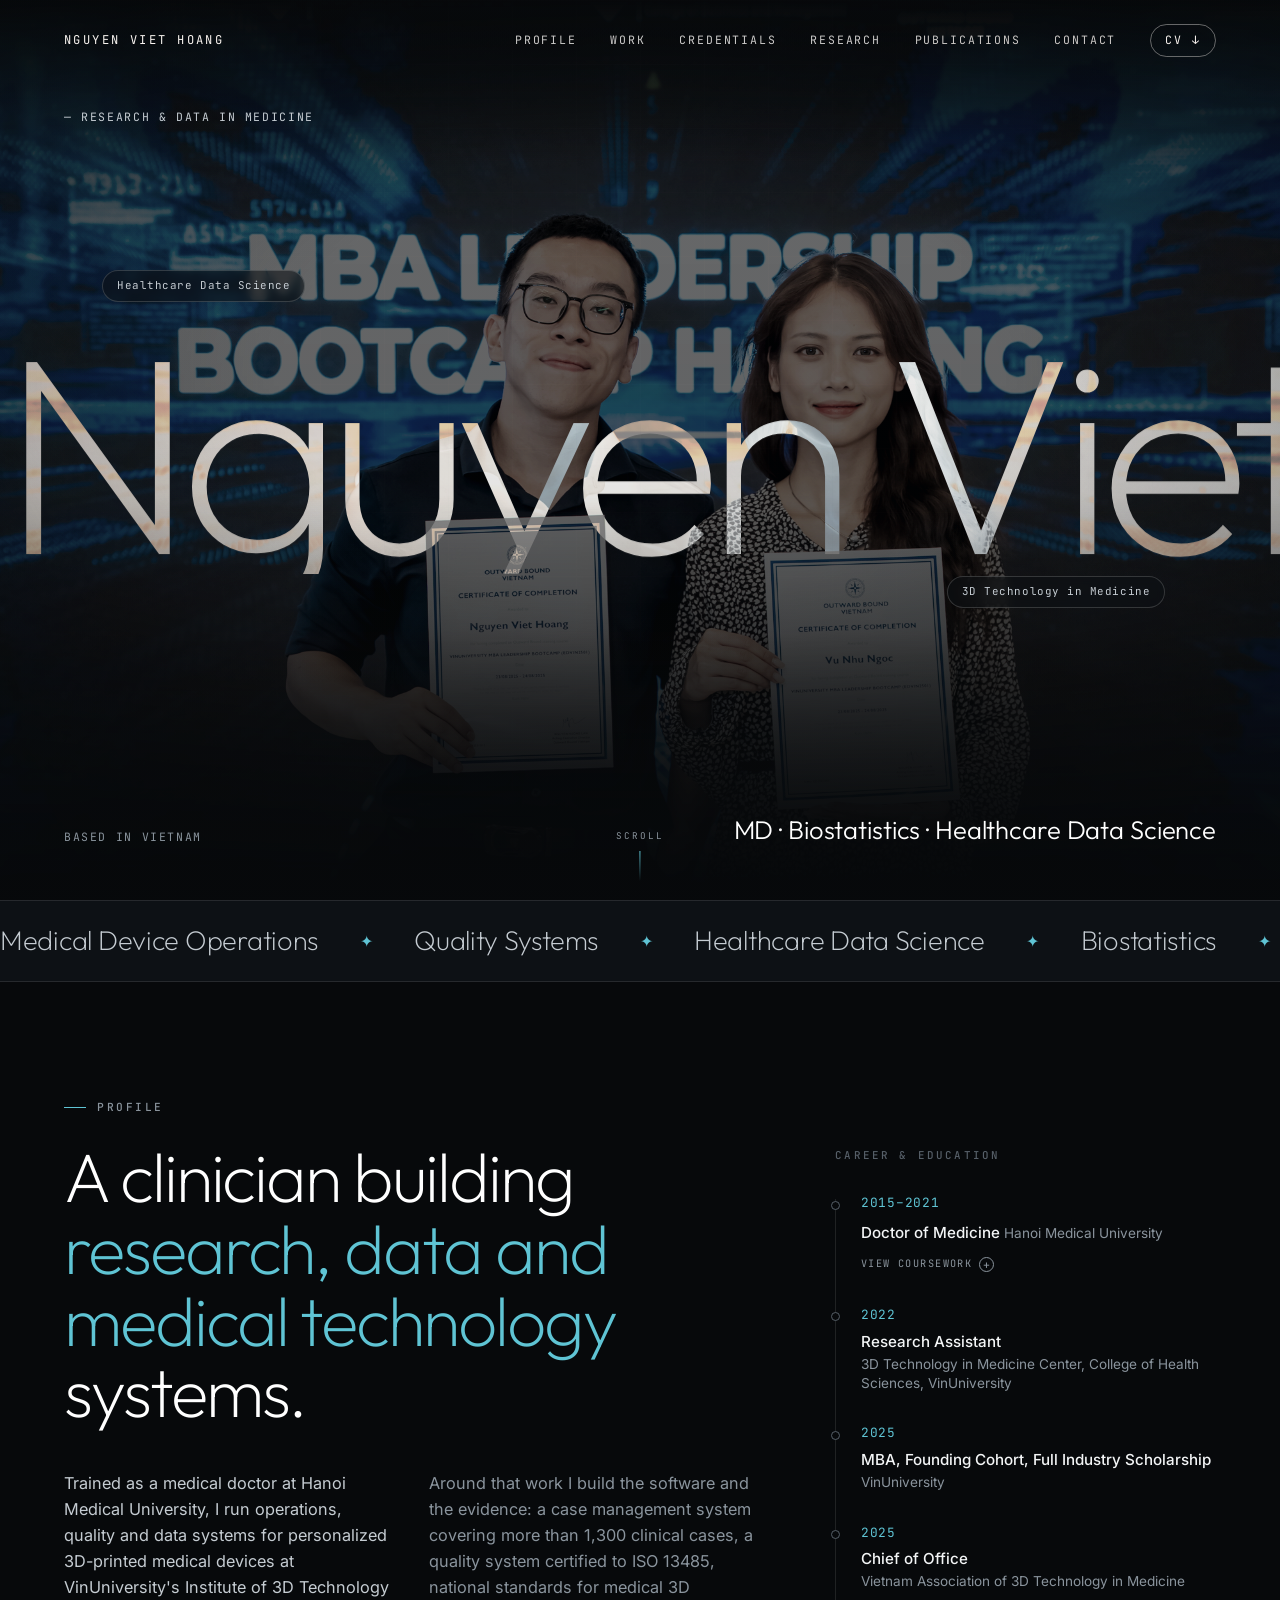
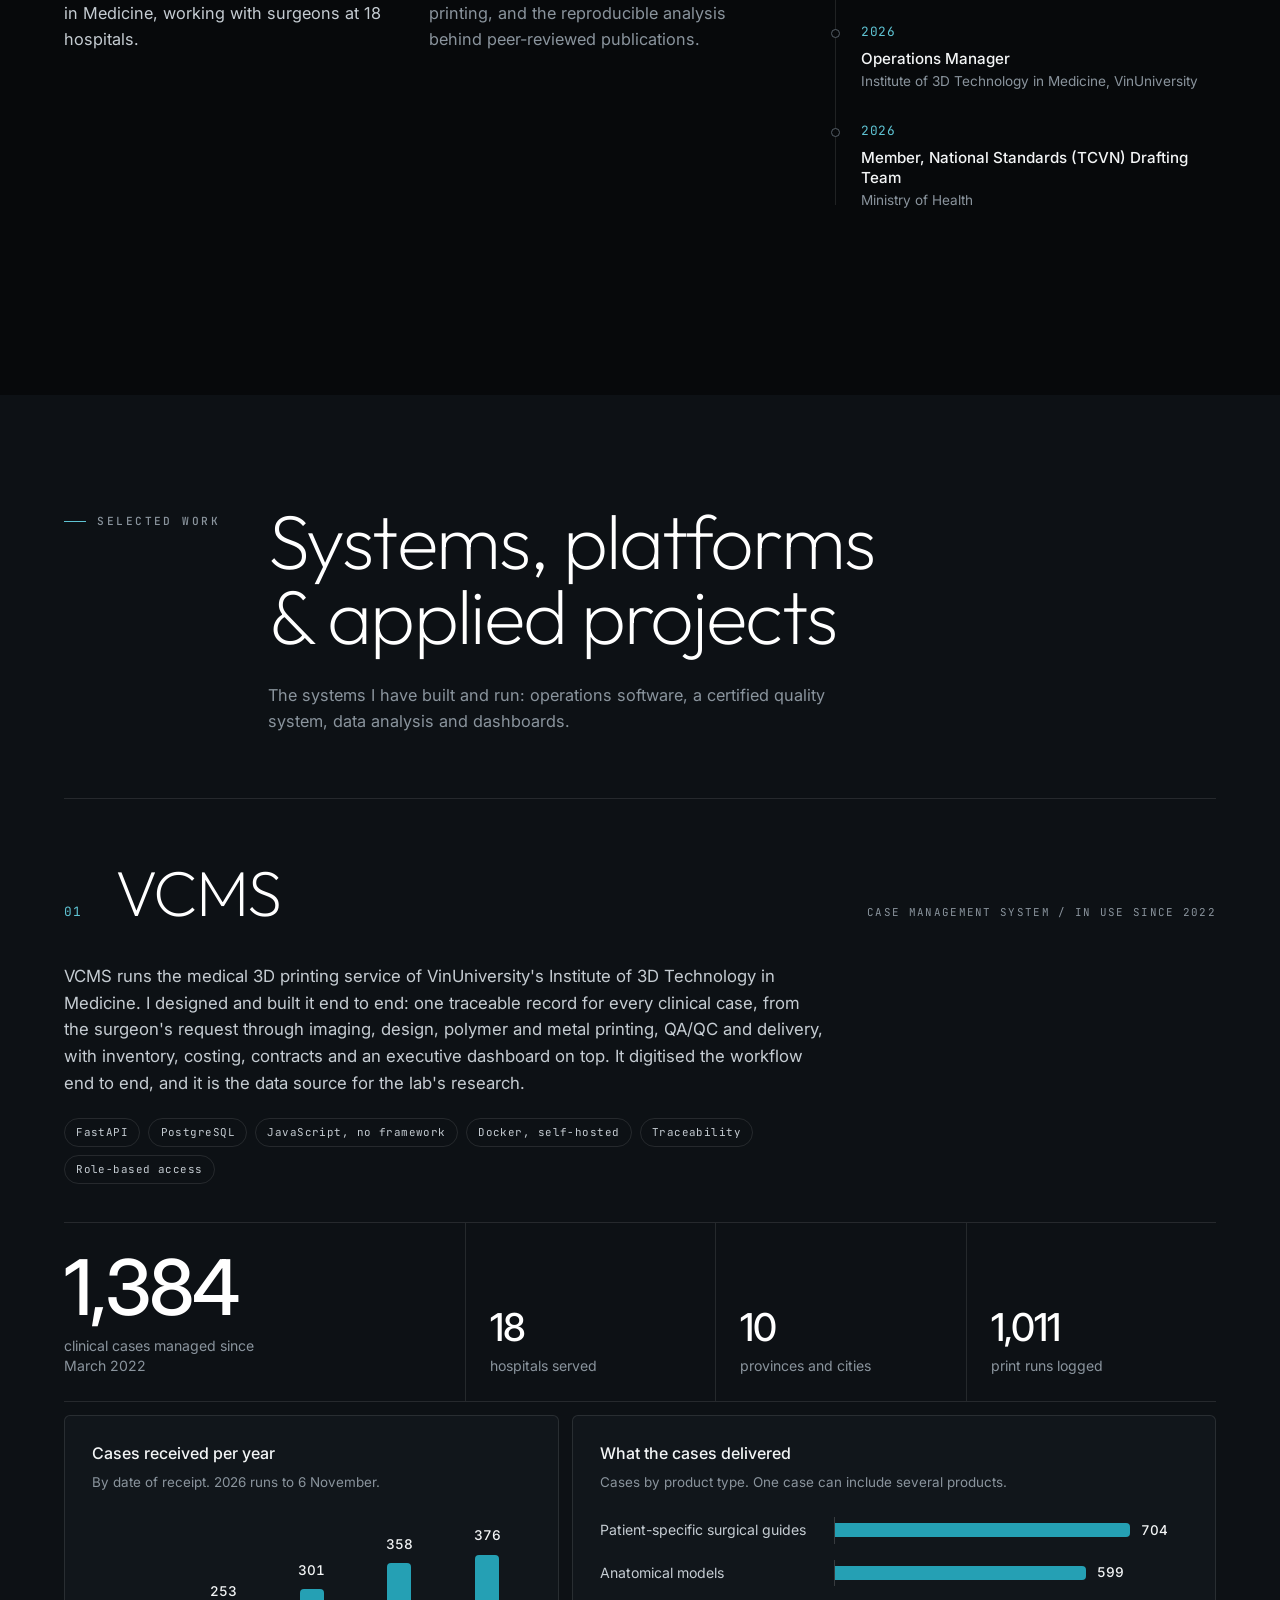
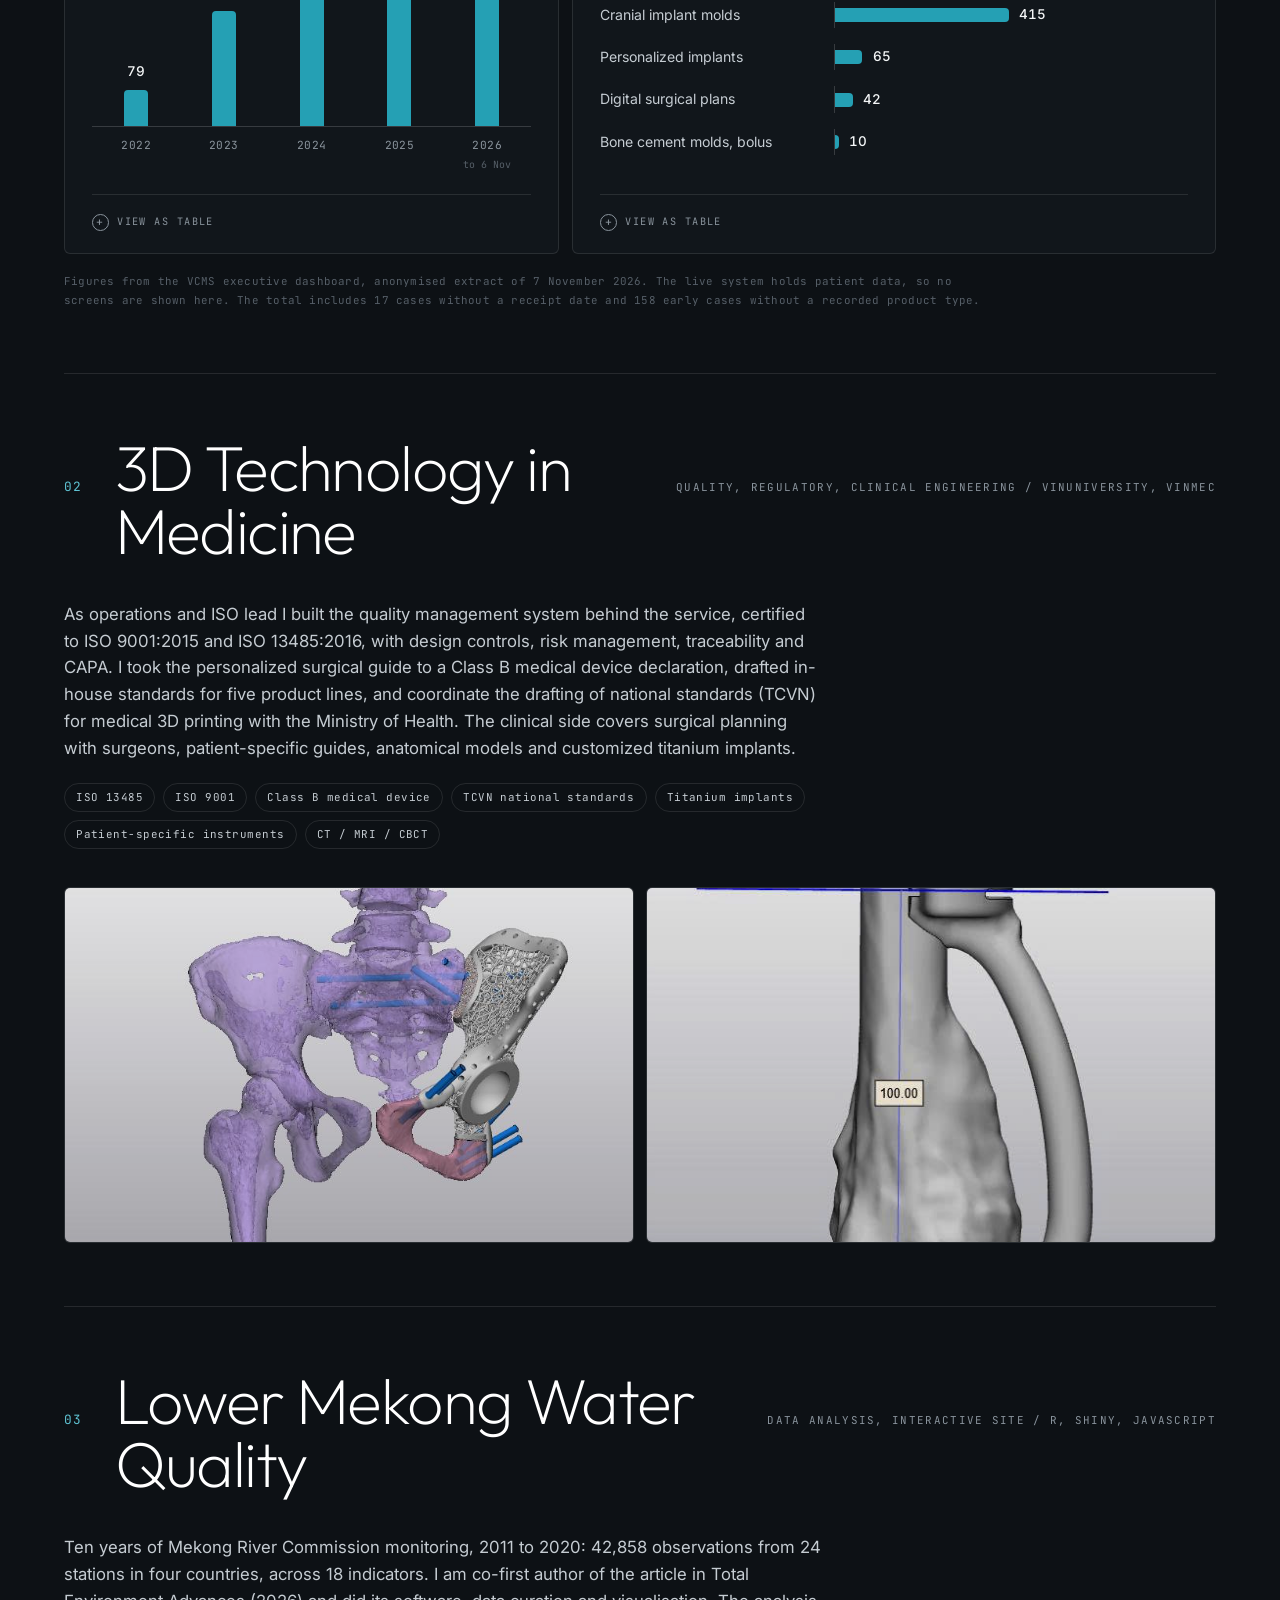
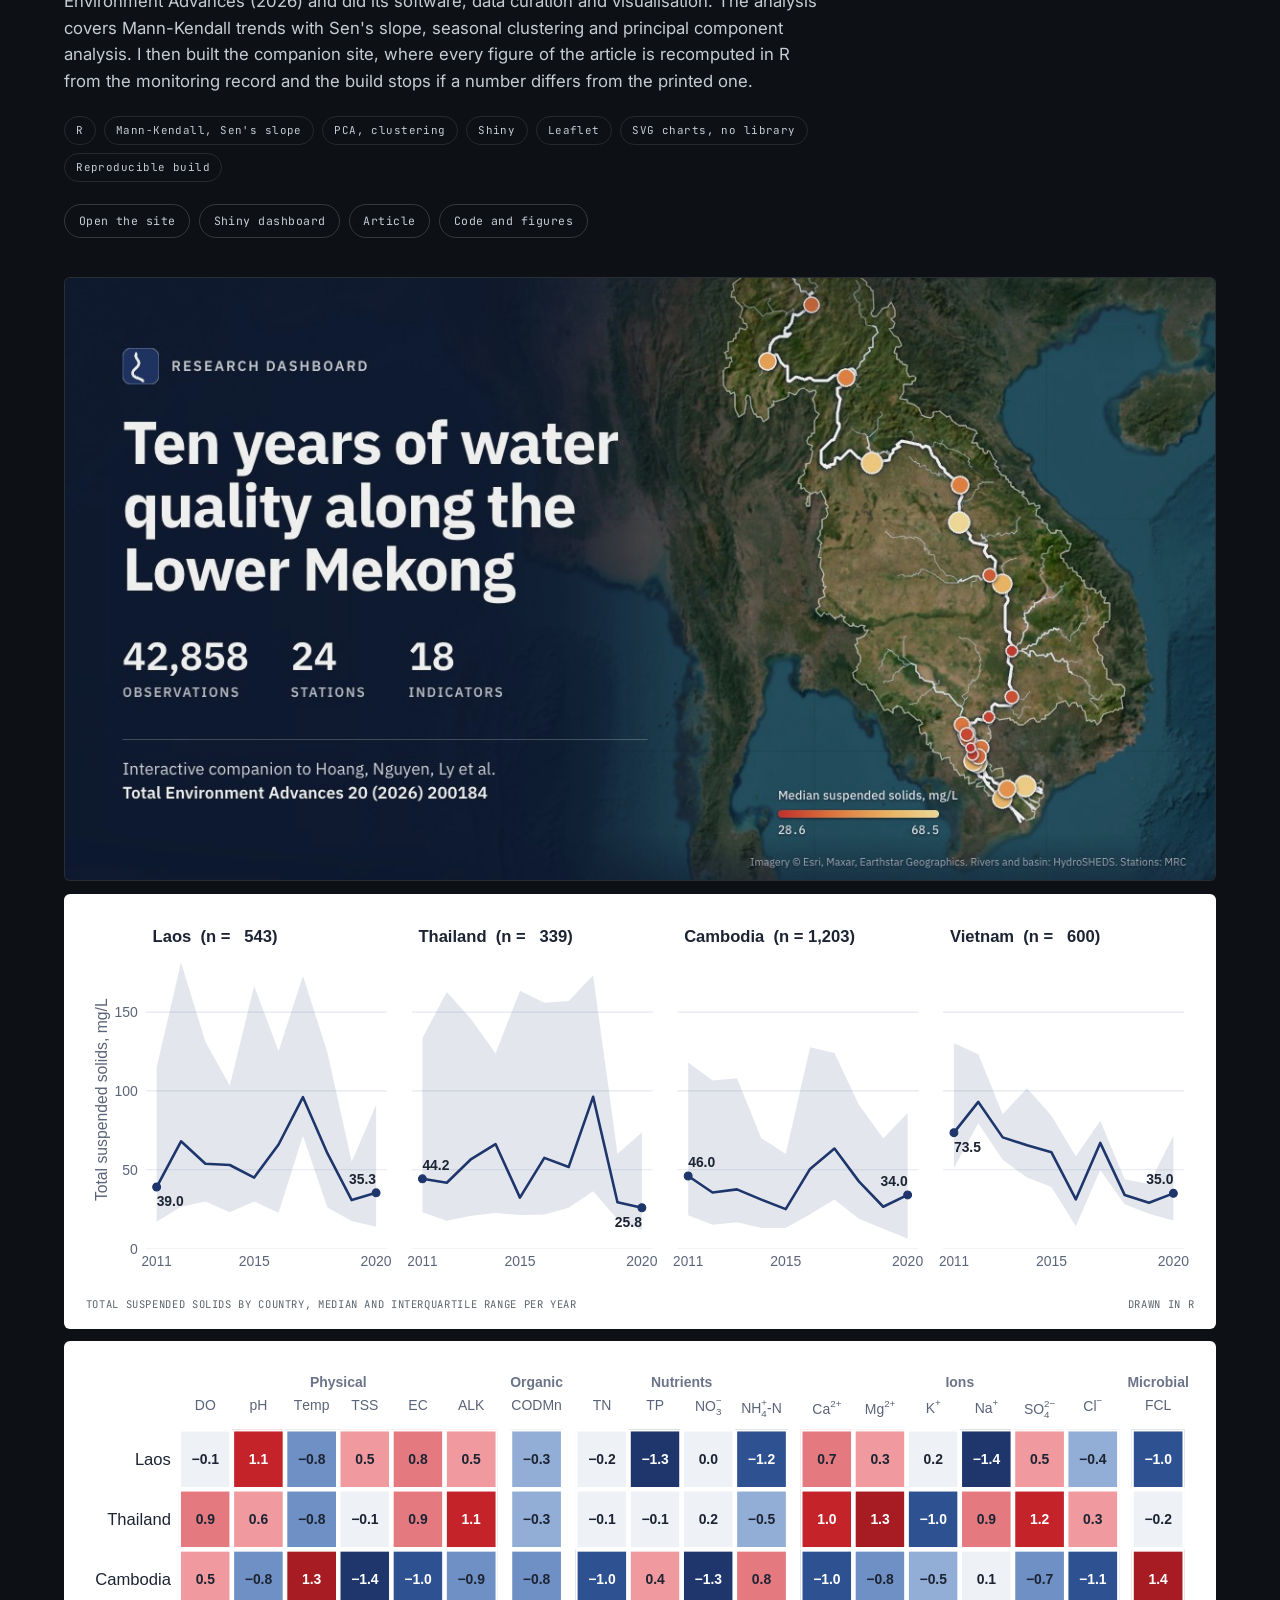
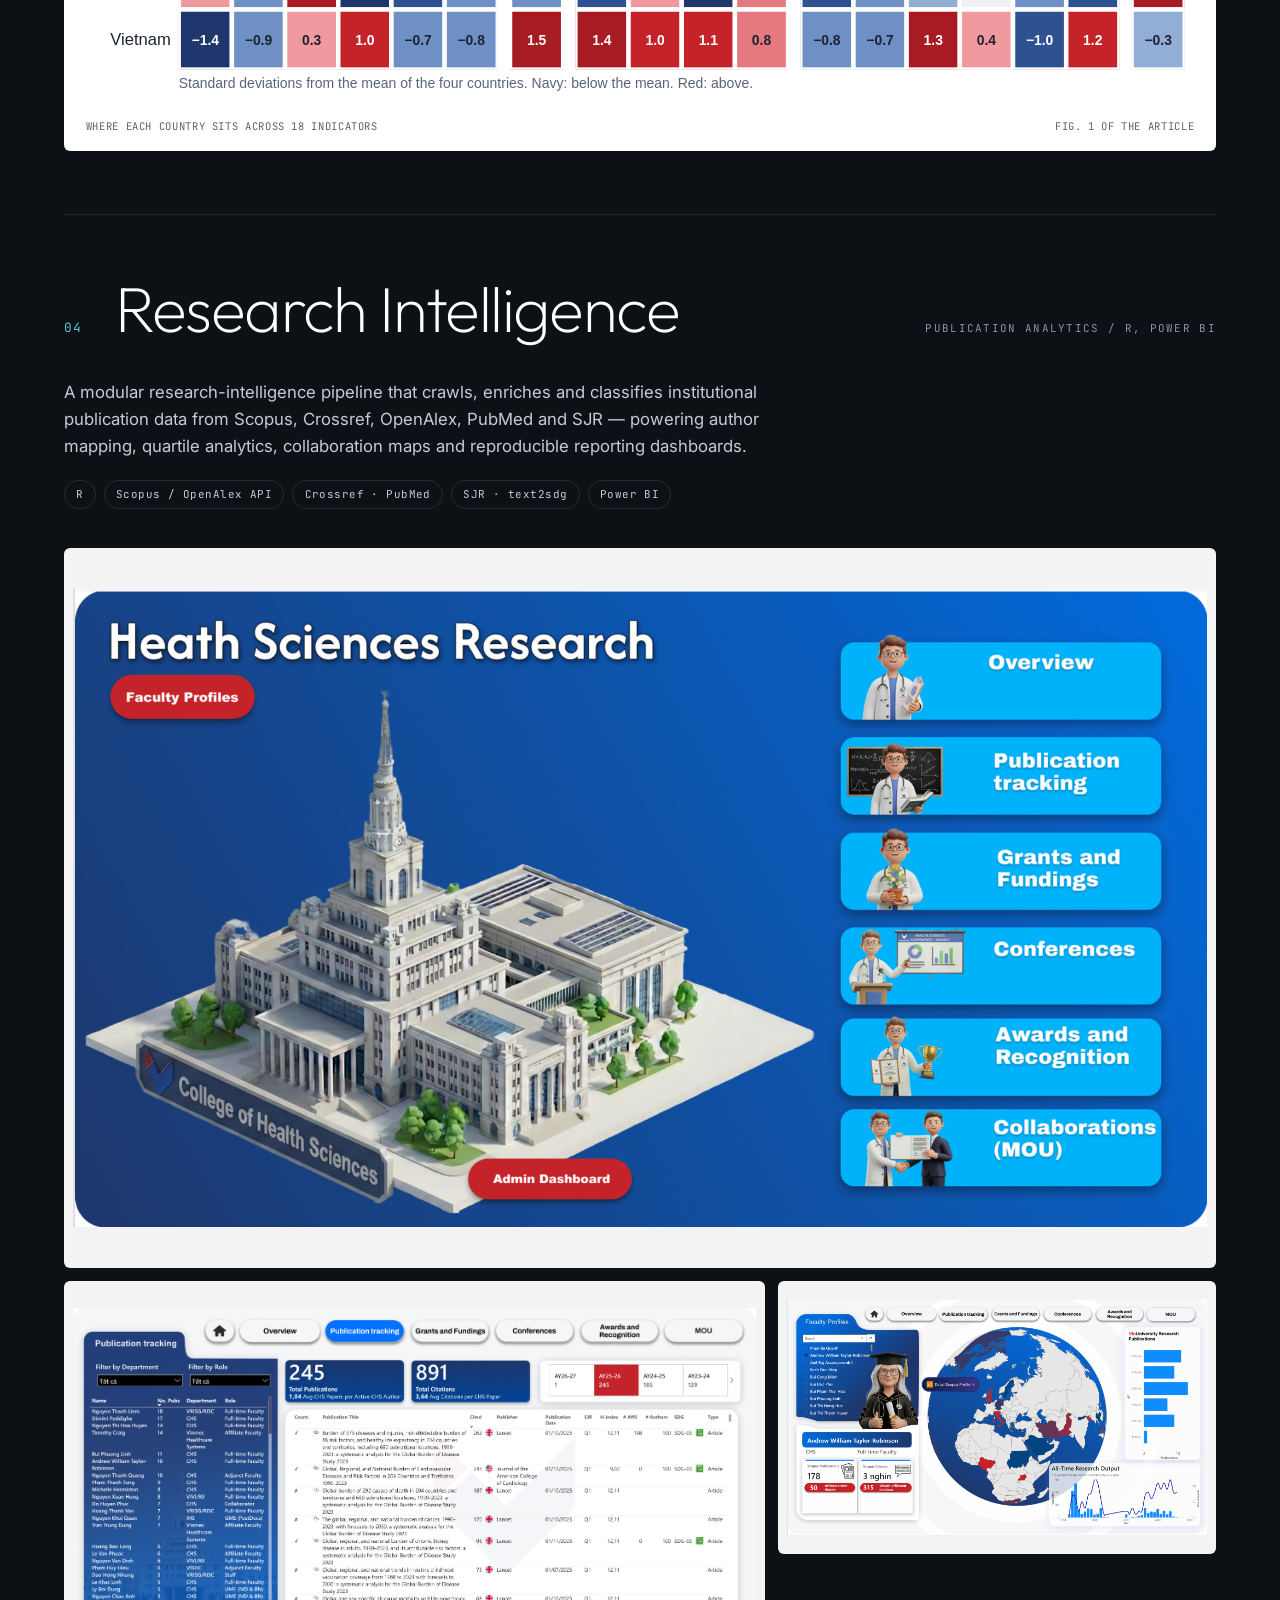
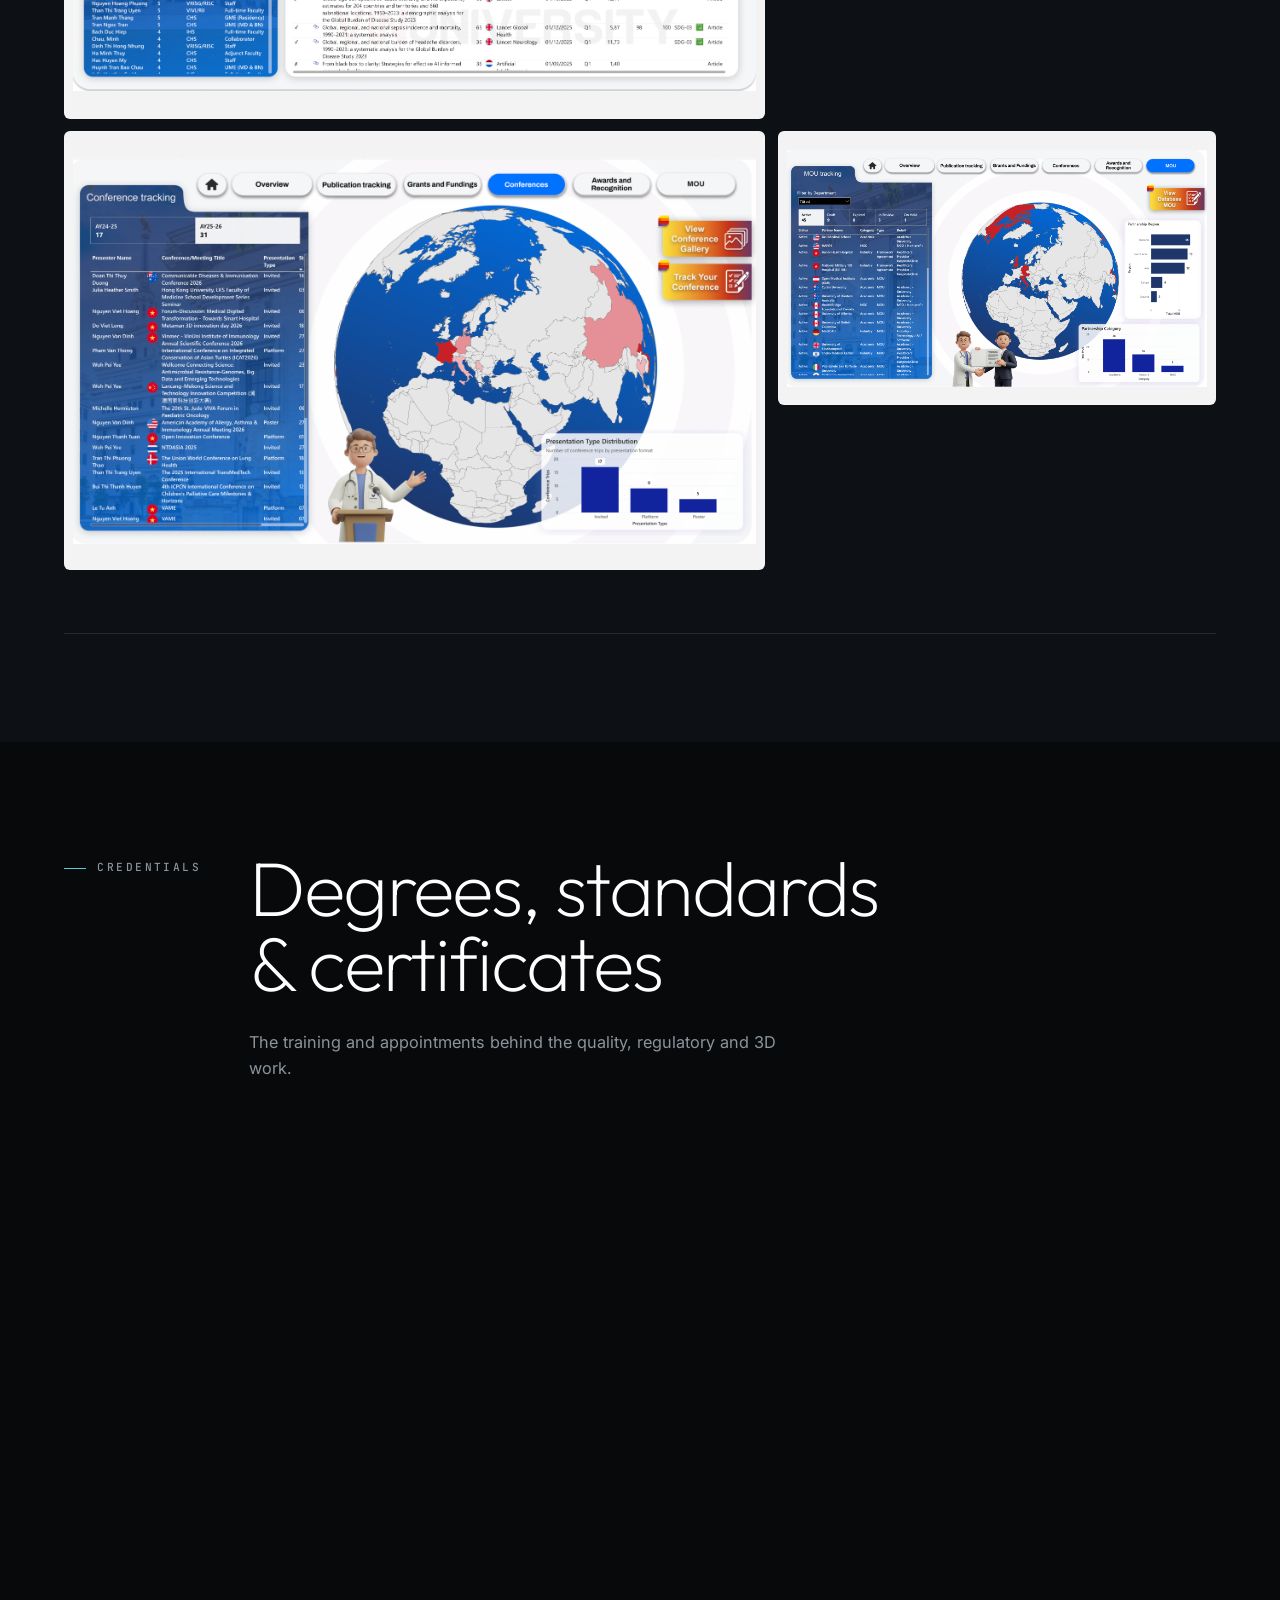
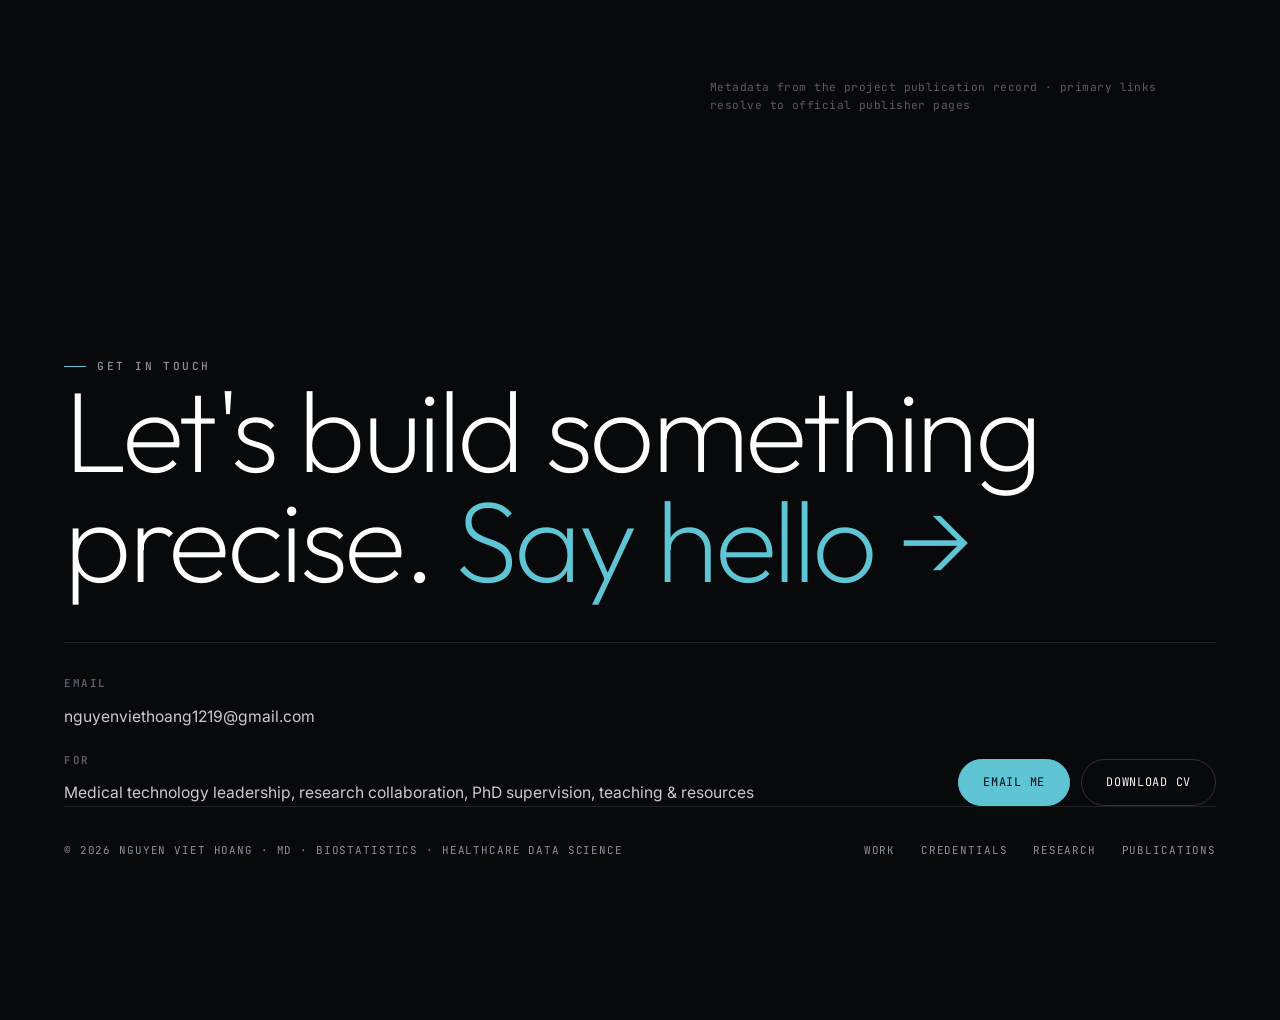
<file: index.html>
<!DOCTYPE html>
<html lang="en">
<head>
  <meta charset="UTF-8" />
  <meta name="viewport" content="width=device-width, initial-scale=1.0" />
  <title>Nguyen Viet Hoang — Biostatistics, Healthcare Data Science & 3D Medical Technology</title>
  <meta name="description" content="Nguyen Viet Hoang — MD · Biostatistics · Healthcare Data Science. Clinician building operations, quality and data systems for personalized 3D-printed medical devices, with research in biostatistics and healthcare data science." />
  <link rel="canonical" href="https://antonhoang97.github.io/antonhoang-ai/" />
  <meta property="og:type" content="website" />
  <meta property="og:title" content="Nguyen Viet Hoang, MD, MBA" />
  <meta property="og:description" content="Clinician building operations, quality and data systems for personalized 3D-printed medical devices. Biostatistics and healthcare data science." />
  <meta property="og:url" content="https://antonhoang97.github.io/antonhoang-ai/" />
  <meta property="og:image" content="https://antonhoang97.github.io/antonhoang-ai/public/assets/profile/portrait-main.jpg" />
  <link rel="stylesheet" href="styles.css" />
</head>
<body>

  <!-- ================= NAV ================= -->
  <nav class="nav" id="nav">
    <a href="#top" class="nav__brand">Nguyen Viet Hoang</a>
    <div class="nav__menu" id="menu">
      <a href="#intro">Profile</a>
      <a href="#work">Work</a>
      <a href="#credentials">Credentials</a>
      <a href="#research">Research</a>
      <a href="#publications">Publications</a>
      <a href="#contact">Contact</a>
      <a href="public/assets/profile/Nguyen_Viet_Hoang_CV.pdf" class="nav__cta" target="_blank" rel="noopener">CV ↓</a>
    </div>
    <button class="nav__toggle" id="toggle" aria-label="Menu"><span></span><span></span><span></span></button>
  </nav>

  <!-- ================= HERO ================= -->
  <header class="hero" id="top">
    <h1 class="sr-only">Nguyen Viet Hoang — MD · Biostatistics · Healthcare Data Science</h1>
    <!-- layer 1: background + grid -->
    <div class="hero__grid"></div>
    <!-- layer 2: full-bleed portrait -->
    <div class="hero__portrait">
      <img src="public/assets/profile/HNE-06061.jpg" alt="Nguyen Viet Hoang" />
    </div>
    <!-- layer 3: giant full-name marquee -->
    <div class="hero__marquee" aria-hidden="true">
      <div class="hero__marquee-track">
        <span>Nguyen Viet Hoang&nbsp;·&nbsp;</span>
        <span>Nguyen Viet Hoang&nbsp;·&nbsp;</span>
        <span>Nguyen Viet Hoang&nbsp;·&nbsp;</span>
        <span>Nguyen Viet Hoang&nbsp;·&nbsp;</span>
      </div>
    </div>
    <!-- layer 4: vignette via ::after -->
    <!-- layer 5: metadata -->
    <div class="hero__meta tl">— Research &amp; Data in Medicine</div>

    <div class="hero__pills" aria-hidden="true">
      <span class="pill p1">Healthcare Data Science</span>
      <span class="pill p2">3D Technology in Medicine</span>
    </div>

    <div class="hero__bottom">
      <div class="hero__meta bl">Based in Vietnam</div>
      <div class="hero__meta br">
        <div class="role">MD · Biostatistics · Healthcare Data Science</div>
      </div>
    </div>

    <div class="hero__scroll" aria-hidden="true">Scroll<span></span></div>
  </header>

  <!-- ================= MARQUEE ================= -->
  <div class="marquee" aria-hidden="true">
    <div class="marquee__track" id="marquee">
      <span>Medical Device Operations</span><span>Quality Systems</span><span>Healthcare Data Science</span><span>Biostatistics</span><span>Clinical Research Analytics</span><span>Dashboard Systems</span><span>3D Technology in Medicine</span>
    </div>
  </div>

  <main>
    <!-- ================= INTRO STATEMENT ================= -->
    <section class="section intro" id="intro">
      <div class="shell">
        <p class="label" data-reveal>Profile</p>
        <div class="intro__cols">
          <div class="intro__statement">
            <h2 data-reveal data-reveal-d="1">A clinician building <span class="accent">research, data and medical technology</span> systems.</h2>
            <div class="body">
              <p data-reveal data-reveal-d="2">Trained as a medical doctor at Hanoi Medical University, I run operations, quality and data systems for personalized 3D-printed medical devices at VinUniversity's Institute of 3D Technology in Medicine, working with surgeons at 18 hospitals.</p>
              <p data-reveal data-reveal-d="3">Around that work I build the software and the evidence: a case management system covering more than 1,300 clinical cases, a quality system certified to ISO 13485, national standards for medical 3D printing, and the reproducible analysis behind peer-reviewed publications.</p>
            </div>
          </div>

          <aside class="timeline" data-reveal data-reveal-d="2" aria-label="Career and education timeline">
            <h3 class="timeline__label">Career &amp; Education</h3>
            <ol class="timeline__list">
              <li class="timeline__item timeline__item--expandable">
                <button class="timeline__trigger" aria-expanded="false" aria-controls="cw-panel">
                  <span class="timeline__year">2015–2021</span>
                  <span class="timeline__title">Doctor of Medicine</span>
                  <span class="timeline__org">Hanoi Medical University</span>
                  <span class="timeline__toggle">View coursework <i aria-hidden="true">+</i></span>
                </button>
              </li>
              <li class="timeline__item">
                <span class="timeline__year">2022</span>
                <p class="timeline__title">Research Assistant</p>
                <p class="timeline__org">3D Technology in Medicine Center, College of Health Sciences, VinUniversity</p>
              </li>
              <li class="timeline__item">
                <span class="timeline__year">2025</span>
                <p class="timeline__title">MBA, Founding Cohort, Full Industry Scholarship</p>
                <p class="timeline__org">VinUniversity</p>
              </li>
              <li class="timeline__item">
                <span class="timeline__year">2025</span>
                <p class="timeline__title">Chief of Office</p>
                <p class="timeline__org">Vietnam Association of 3D Technology in Medicine</p>
              </li>
              <li class="timeline__item">
                <span class="timeline__year">2026</span>
                <p class="timeline__title">Operations Manager</p>
                <p class="timeline__org">Institute of 3D Technology in Medicine, VinUniversity</p>
              </li>
              <li class="timeline__item">
                <span class="timeline__year">2026</span>
                <p class="timeline__title">Member, National Standards (TCVN) Drafting Team</p>
                <p class="timeline__org">Ministry of Health</p>
              </li>
            </ol>
          </aside>

          <div class="coursework" id="cw-panel" role="region" aria-label="Academic coursework — Doctor of Medicine">
            <div class="coursework__inner">
              <div class="coursework__pad">
                <p class="coursework__intro">Six years of integrated training at Hanoi Medical University, combining clinical medicine, biomedical sciences, public health, epidemiology, biostatistics, and community-based fieldwork.</p>
                <div class="cw-groups">
                  <div class="cw-group">
                    <h4>Biomedical &amp; pre-clinical foundation</h4>
                    <ul class="cw-chips">
                      <li>Human Anatomy</li><li>Histology &amp; Embryology</li><li>Physiology</li><li>Biochemistry</li><li>Medical Biophysics</li><li>Medical Biology</li><li>Microbiology</li><li>Immunology</li><li>Pathology</li><li>Pathophysiology</li><li>Medical Genetics</li><li>Pharmacology</li>
                    </ul>
                  </div>
                  <div class="cw-group">
                    <h4>Clinical medicine</h4>
                    <ul class="cw-chips">
                      <li>Internal Medicine</li><li>Surgery</li><li>Internal Pathology</li><li>Surgical Pathology</li><li>Obstetrics &amp; Gynecology</li><li>Pediatrics</li><li>Infectious Diseases</li><li>Neurology</li><li>Psychiatry</li><li>Traditional Medicine</li><li>Physical Rehabilitation</li><li>Family Medicine</li><li>Radiology</li><li>Dentistry</li><li>Otorhinolaryngology</li><li>Ophthalmology</li><li>Dermatology</li><li>Oncology</li><li>Allergy &amp; Clinical Immunology</li>
                    </ul>
                  </div>
                  <div class="cw-group">
                    <h4>Public health &amp; community medicine</h4>
                    <ul class="cw-chips">
                      <li>Epidemiology</li><li>Health Education &amp; Promotion</li><li>Nutrition &amp; Food Safety</li><li>Reproductive Health</li><li>HIV Prevention</li><li>Occupational Health</li><li>Environmental Science &amp; Health</li><li>Tuberculosis &amp; Lung Disease</li><li>Community-based Fieldwork</li><li>One Health</li><li>Healthcare-associated Infection Control</li>
                    </ul>
                  </div>
                  <div class="cw-group">
                    <h4>Data, research methods &amp; population health</h4>
                    <ul class="cw-chips">
                      <li>Probability &amp; Statistics</li><li>Biostatistics</li><li>Research Methodology</li><li>Anthropology &amp; Sociology of Health</li><li>Introduction to Informatics</li>
                    </ul>
                  </div>
                  <div class="cw-group">
                    <h4>Health system, management &amp; policy</h4>
                    <ul class="cw-chips">
                      <li>Health Organization &amp; Management</li><li>Theory of State &amp; Law</li><li>Medical Psychology &amp; Ethics</li><li>Personal &amp; Professional Development</li><li>Graduate Practical Module</li>
                    </ul>
                  </div>
                  <div class="cw-group">
                    <h4>Communication, professional &amp; general education</h4>
                    <ul class="cw-chips">
                      <li>Communication Skills</li><li>English (I–IV)</li><li>Chemistry</li><li>Physical Education in Medicine</li>
                    </ul>
                  </div>
                </div>
              </div>
            </div>
          </div>
        </div>
      </div>
    </section>

    <!-- ================= WORK / PROJECTS ================= -->
    <section class="section section--alt" id="work">
      <div class="shell">
        <div class="sec-head" data-reveal>
          <span class="sec-head__label label">Selected work</span>
          <h2>Systems, platforms<br />&amp; applied projects</h2>
          <p>The systems I have built and run: operations software, a certified quality system, data analysis and dashboards.</p>
        </div>

        <div class="projects">
          <!-- Project 01 -->
          <article class="project" data-reveal>
            <div class="project__top">
              <span class="project__idx">01</span>
              <h3 class="project__title">VCMS</h3>
              <span class="project__tag">Case management system / in use since 2022</span>
            </div>
            <p class="project__lead">VCMS runs the medical 3D printing service of VinUniversity's Institute of 3D Technology in Medicine. I designed and built it end to end: one traceable record for every clinical case, from the surgeon's request through imaging, design, polymer and metal printing, QA/QC and delivery, with inventory, costing, contracts and an executive dashboard on top. It digitised the workflow end to end, and it is the data source for the lab's research.
              <span class="meta-inline"><span>FastAPI</span><span>PostgreSQL</span><span>JavaScript, no framework</span><span>Docker, self-hosted</span><span>Traceability</span><span>Role-based access</span></span>
            </p>

            <div class="figs" role="list" aria-label="VCMS in numbers">
              <div class="fig fig--lead" role="listitem"><span class="fig__value">1,384</span><span class="fig__label">clinical cases managed since March 2022</span></div>
              <div class="fig" role="listitem"><span class="fig__value">18</span><span class="fig__label">hospitals served</span></div>
              <div class="fig" role="listitem"><span class="fig__value">10</span><span class="fig__label">provinces and cities</span></div>
              <div class="fig" role="listitem"><span class="fig__value">1,011</span><span class="fig__label">print runs logged</span></div>
            </div>

            <div class="viz">
              <section class="viz__card" aria-labelledby="vizYearsTitle">
                <h4 class="viz__title" id="vizYearsTitle">Cases received per year</h4>
                <p class="viz__sub">By date of receipt. 2026 runs to 6 November.</p>
                <div class="cols" id="vcmsYears" role="list" aria-labelledby="vizYearsTitle"></div>
                <details class="viz__table">
                  <summary>View as table</summary>
                  <table id="vcmsYearsData">
                    <thead><tr><th scope="col">Year</th><th scope="col">Cases received</th></tr></thead>
                    <tbody>
                      <tr data-note="received from 26 March 2022"><td>2022</td><td>79</td></tr>
                      <tr><td>2023</td><td>253</td></tr>
                      <tr><td>2024</td><td>301</td></tr>
                      <tr><td>2025</td><td>358</td></tr>
                      <tr data-sub="to 6 Nov" data-note="received from 1 January to 6 November 2026"><td>2026</td><td>376</td></tr>
                    </tbody>
                  </table>
                </details>
              </section>
              <section class="viz__card" aria-labelledby="vizProductsTitle">
                <h4 class="viz__title" id="vizProductsTitle">What the cases delivered</h4>
                <p class="viz__sub">Cases by product type. One case can include several products.</p>
                <div class="hbars" id="vcmsProducts" role="list" aria-labelledby="vizProductsTitle" data-total="1384"></div>
                <details class="viz__table">
                  <summary>View as table</summary>
                  <table id="vcmsProductsData">
                    <thead><tr><th scope="col">Product type</th><th scope="col">Cases</th></tr></thead>
                    <tbody>
                      <tr><td>Patient-specific surgical guides</td><td>704</td></tr>
                      <tr><td>Anatomical models</td><td>599</td></tr>
                      <tr><td>Cranial implant molds</td><td>415</td></tr>
                      <tr><td>Personalized implants</td><td>65</td></tr>
                      <tr><td>Digital surgical plans</td><td>42</td></tr>
                      <tr><td>Bone cement molds, bolus</td><td>10</td></tr>
                    </tbody>
                  </table>
                </details>
              </section>
            </div>
            <p class="viz__note">Figures from the VCMS executive dashboard, anonymised extract of 7 November 2026. The live system holds patient data, so no screens are shown here. The total includes 17 cases without a receipt date and 158 early cases without a recorded product type.</p>
          </article>

          <!-- Project 02 -->
          <article class="project" data-reveal>
            <div class="project__top">
              <span class="project__idx">02</span>
              <h3 class="project__title">3D Technology in Medicine</h3>
              <span class="project__tag">Quality, regulatory, clinical engineering / VinUniversity, Vinmec</span>
            </div>
            <p class="project__lead">As operations and ISO lead I built the quality management system behind the service, certified to ISO 9001:2015 and ISO 13485:2016, with design controls, risk management, traceability and CAPA. I took the personalized surgical guide to a Class B medical device declaration, drafted in-house standards for five product lines, and coordinate the drafting of national standards (TCVN) for medical 3D printing with the Ministry of Health. The clinical side covers surgical planning with surgeons, patient-specific guides, anatomical models and customized titanium implants.
              <span class="meta-inline"><span>ISO 13485</span><span>ISO 9001</span><span>Class B medical device</span><span>TCVN national standards</span><span>Titanium implants</span><span>Patient-specific instruments</span><span>CT / MRI / CBCT</span></span>
            </p>
            <div class="frames layout-2">
              <figure class="frame frame__h"><img src="public/assets/work/3d-lab/titanium-implant.jpg" alt="Titanium implant" /><figcaption><span>Patient-specific titanium implant</span><span>3D Lab</span></figcaption></figure>
              <figure class="frame frame__h"><img src="public/assets/work/3d-lab/PSI-polymer.jpg" alt="Patient-specific polymer instrument" /><figcaption><span>Polymer surgical guide</span><span>3D Lab</span></figcaption></figure>
            </div>
          </article>

          <!-- Project 03 -->
          <article class="project" data-reveal>
            <div class="project__top">
              <span class="project__idx">03</span>
              <h3 class="project__title">Lower Mekong Water Quality</h3>
              <span class="project__tag">Data analysis, interactive site / R, Shiny, JavaScript</span>
            </div>
            <p class="project__lead">Ten years of Mekong River Commission monitoring, 2011 to 2020: 42,858 observations from 24 stations in four countries, across 18 indicators. I am co-first author of the article in Total Environment Advances (2026) and did its software, data curation and visualisation. The analysis covers Mann-Kendall trends with Sen's slope, seasonal clustering and principal component analysis. I then built the companion site, where every figure of the article is recomputed in R from the monitoring record and the build stops if a number differs from the printed one.
              <span class="meta-inline"><span>R</span><span>Mann-Kendall, Sen's slope</span><span>PCA, clustering</span><span>Shiny</span><span>Leaflet</span><span>SVG charts, no library</span><span>Reproducible build</span></span>
            </p>
            <div class="linkrow project__links">
              <a href="https://antonhoang97.github.io/lower-mekong-water-quality/" target="_blank" rel="noopener">Open the site</a>
              <a href="https://hoangnvvinuni.shinyapps.io/Mekong_Water_Quality_Dashboard/" target="_blank" rel="noopener">Shiny dashboard</a>
              <a href="https://doi.org/10.1016/j.teadva.2026.200184" target="_blank" rel="noopener">Article</a>
              <a href="https://github.com/AntonHoang97/lower-mekong-water-quality" target="_blank" rel="noopener">Code and figures</a>
            </div>
            <div class="frames">
              <figure class="frame span2 frame--wide"><a href="https://antonhoang97.github.io/lower-mekong-water-quality/" target="_blank" rel="noopener"><img src="public/assets/work/mekong/mekong-basin-stations.jpg" alt="Satellite view of the Lower Mekong Basin with its river network and the 24 monitoring stations of the study" /></a><figcaption><span>The basin and its 24 monitoring stations</span><span>Interactive map</span></figcaption></figure>
              <figure class="frame span2 frame--figure"><a href="https://antonhoang97.github.io/lower-mekong-water-quality/#explore" target="_blank" rel="noopener"><img src="public/assets/work/mekong/annual-trend.svg" alt="Total suspended solids in Laos, Thailand, Cambodia and Vietnam: median and interquartile range of every year, 2011 to 2020" /></a><figcaption><span>Total suspended solids by country, median and interquartile range per year</span><span>Drawn in R</span></figcaption></figure>
              <figure class="frame span2 frame--figure"><a href="https://antonhoang97.github.io/lower-mekong-water-quality/#results" target="_blank" rel="noopener"><img src="public/assets/work/mekong/relative-level.svg" alt="Heat map of four countries by 18 indicators: the median of each country against the mean of the four" /></a><figcaption><span>Where each country sits across 18 indicators</span><span>Fig. 1 of the article</span></figcaption></figure>
            </div>
          </article>

          <!-- Project 04 -->
          <article class="project" data-reveal>
            <div class="project__top">
              <span class="project__idx">04</span>
              <h3 class="project__title">Research Intelligence</h3>
              <span class="project__tag">Publication analytics / R, Power BI</span>
            </div>
            <p class="project__lead">A modular research-intelligence pipeline that crawls, enriches and classifies institutional publication data from Scopus, Crossref, OpenAlex, PubMed and SJR — powering author mapping, quartile analytics, collaboration maps and reproducible reporting dashboards.
              <span class="meta-inline"><span>R</span><span>Scopus / OpenAlex API</span><span>Crossref · PubMed</span><span>SJR · text2sdg</span><span>Power BI</span></span>
            </p>
            <div class="frames layout-feature">
              <figure class="frame frame--screenshot frame__h span2"><img src="public/assets/work/research-intelligence/chs-dashboard-overview.png" alt="Research intelligence dashboard overview" /><figcaption><span>Institutional dashboard overview</span><span>Power BI</span></figcaption></figure>
              <figure class="frame frame--screenshot frame__h"><img src="public/assets/work/research-intelligence/publication-tracking.png" alt="Publication tracking" /><figcaption><span>Publication tracking</span><span>Bibliometrics</span></figcaption></figure>
              <figure class="frame frame--screenshot frame__h"><img src="public/assets/work/research-intelligence/profile-faculties-overview.png" alt="Faculty profiles" /><figcaption><span>Faculty research profiles</span><span>Analytics</span></figcaption></figure>
              <figure class="frame frame--screenshot frame__h"><img src="public/assets/work/research-intelligence/conference-overview.png" alt="Conference overview" /><figcaption><span>Conference outputs</span><span>Reporting</span></figcaption></figure>
              <figure class="frame frame--screenshot frame__h"><img src="public/assets/work/research-intelligence/MOU-tracking.png" alt="Partnership tracking" /><figcaption><span>Partnership / MOU tracking</span><span>Strategy</span></figcaption></figure>
            </div>
          </article>
        </div>
      </div>
    </section>

    <!-- ================= CREDENTIALS ================= -->
    <section class="section" id="credentials">
      <div class="shell">
        <div class="sec-head" data-reveal>
          <span class="sec-head__label label">Credentials</span>
          <h2>Degrees, standards<br />&amp; certificates</h2>
          <p>The training and appointments behind the quality, regulatory and 3D work.</p>
        </div>

        <ul class="cred-list" data-reveal>
          <li class="cred">
            <span class="cred__yr">2026</span>
            <p class="cred__title">Member, National Standards (TCVN) Drafting Team</p>
            <p class="cred__org">Institute of Medical Equipment and Health Works (Viện Trang thiết bị và Công trình y tế), Ministry of Health. Appointed by Decision No. 177/QĐ-VTTB, 10 April 2026.</p>
          </li>
          <li class="cred">
            <span class="cred__yr">2025 to 2026</span>
            <p class="cred__title">Master of Business Administration</p>
            <p class="cred__org">VinUniversity. Founding cohort, full industry scholarship.</p>
          </li>
          <li class="cred">
            <span class="cred__yr">2025</span>
            <p class="cred__title">Head, Technical Subcommittee on Standards</p>
            <p class="cred__org">Vietnam Association of 3D Technology in Medicine. Nine draft national standards submitted to the Ministry of Health, eleven more in progress.</p>
          </li>
          <li class="cred">
            <span class="cred__yr">2022 to now</span>
            <p class="cred__title">ISO Lead</p>
            <p class="cred__org">3D Technology in Medicine Center, VinUniversity. Quality management system certified to ISO 9001:2015 and ISO 13485:2016.</p>
          </li>
          <li class="cred">
            <span class="cred__yr">2015 to 2021</span>
            <p class="cred__title">Doctor of Medicine</p>
            <p class="cred__org">Hanoi Medical University. Graduation thesis scored 9.8/10.</p>
          </li>
        </ul>

        <div class="certs" data-reveal data-reveal-d="1">
          <a class="cert" href="public/assets/profile/certificates/nttf-iso-9001-14001-45001-2022.pdf" target="_blank" rel="noopener">
            <span class="cert__frame"><img src="public/assets/profile/certificates/nttf-iso-9001-14001-45001-2022.jpg" alt="Competency certificate from Nettur Technical Training Foundation" loading="lazy" /></span>
            <span class="cert__body">
              <span class="cert__yr">May 2022</span>
              <span class="cert__title">Implementing ISO 9001 (QMS), ISO 14001 and ISO 45001 for a 3D Printing Centre</span>
              <span class="cert__org">Nettur Technical Training Foundation (NTTF), Bangalore, India. 48 hours, Competency Certificate No. 4084.</span>
              <span class="cert__link">View certificate, PDF</span>
            </span>
          </a>
          <a class="cert" href="public/assets/profile/certificates/sheba-3d-surgical-planning-2023.pdf" target="_blank" rel="noopener">
            <span class="cert__frame"><img src="public/assets/profile/certificates/sheba-3d-surgical-planning-2023.jpg" alt="Certificate from Sheba Medical Center" loading="lazy" /></span>
            <span class="cert__body">
              <span class="cert__yr">July 2023</span>
              <span class="cert__title">3D Technology in Surgical Planning and Preparation</span>
              <span class="cert__org">Sheba Medical Center, Tel HaShomer, Israel, at the PlanNeT surgical 3D planning center.</span>
              <span class="cert__link">View certificate, PDF</span>
            </span>
          </a>
          <a class="cert" href="public/assets/profile/certificates/stratasys-polyjet-saf-2025.pdf" target="_blank" rel="noopener">
            <span class="cert__frame"><img src="public/assets/profile/certificates/stratasys-polyjet-saf-2025.jpg" alt="Certificate of achievement from Stratasys Academy" loading="lazy" /></span>
            <span class="cert__body">
              <span class="cert__yr">July 2025</span>
              <span class="cert__title">Stratasys Medical Training: PolyJet and SAF</span>
              <span class="cert__org">Stratasys Academy, Stratasys GmbH.</span>
              <span class="cert__link">View certificate, PDF</span>
            </span>
          </a>
        </div>
      </div>
    </section>

    <!-- ================= RESEARCH ROWS ================= -->
    <section class="section section--alt" id="research">
      <div class="shell">
        <div class="sec-head" data-reveal>
          <span class="sec-head__label label">What I work on</span>
          <h2>Four connected<br />research directions</h2>
          <p>From population-level biomedical data to patient-specific medical devices — unified by reproducible, data-driven methods.</p>
        </div>

        <div class="rows">
          <article class="row" data-reveal>
            <div class="row__num">01</div>
            <h3 class="row__title">Biostatistics &amp; <span class="row__title-accent">Clinical Analytics</span></h3>
            <div class="row__body">
              <p>Study design, survival analysis, and diagnostic-accuracy evaluation with reproducible statistical workflows that turn clinical datasets into manuscript-ready evidence.</p>
              <div class="row__pills">
                <span class="pill">Study design</span><span class="pill">Survival analysis</span><span class="pill">Diagnostic accuracy</span><span class="pill">Clinical statistics</span>
              </div>
            </div>
          </article>

          <article class="row" data-reveal>
            <div class="row__num">02</div>
            <h3 class="row__title">Healthcare <span class="row__title-accent">Data Science</span></h3>
            <div class="row__body">
              <p>AI-ready biomedical datasets, data-cleaning pipelines, and analysis tooling in R and Python — biomedical data made structured, reproducible and analysis-grade.</p>
              <div class="row__pills">
                <span class="pill">R / Python</span><span class="pill">Reproducible pipelines</span><span class="pill">AI-ready datasets</span><span class="pill">Flow cytometry</span>
              </div>
            </div>
          </article>

          <article class="row" data-reveal>
            <div class="row__num">03</div>
            <h3 class="row__title">Research Intelligence <span class="row__title-accent">&amp; Dashboards</span></h3>
            <div class="row__body">
              <p>Publication tracking, institutional analytics and reporting — integrating Scopus, OpenAlex, Crossref and SJR into maintainable dashboards and decision-ready outputs.</p>
              <div class="row__pills">
                <span class="pill">Power BI</span><span class="pill">Scopus · OpenAlex</span><span class="pill">Bibliometrics</span><span class="pill">Quartile analytics</span>
              </div>
            </div>
          </article>

          <article class="row" data-reveal>
            <div class="row__num">04</div>
            <h3 class="row__title">3D Technology <span class="row__title-accent">in Medicine</span></h3>
            <div class="row__body">
              <p>Imaging-to-design workflows, patient-specific implants and guides, QA/QC and traceability — clinical-engineering implementation under a university–hospital model.</p>
              <div class="row__pills">
                <span class="pill">CT / MRI / CBCT</span><span class="pill">3D segmentation</span><span class="pill">Patient-specific design</span><span class="pill">QA/QC · traceability</span>
              </div>
            </div>
          </article>
        </div>
      </div>
    </section>

    <!-- ================= PUBLICATIONS ================= -->
    <section class="section" id="publications">
      <div class="shell">
        <div class="sec-head" data-reveal>
          <span class="sec-head__label label">Selected outputs</span>
          <h2>Peer-reviewed<br />publications</h2>
          <p>Fourteen international peer-reviewed papers across environmental data science, immunology &amp; sepsis, orthopaedics &amp; 3D technology, paediatric surgery, and medical education.</p>
        </div>

        <div class="pubs__filters" id="pubFilters" data-reveal></div>

        <div class="pubs__layout">
          <div id="pubFeature" data-reveal></div>
          <div>
            <div class="pub-list" id="pubList" data-reveal data-reveal-d="1"></div>
            <p class="pubs__note">Metadata from the project publication record · primary links resolve to official publisher pages</p>
          </div>
        </div>
      </div>
    </section>

    <!-- ================= CONTACT ================= -->
    <section class="section contact" id="contact">
      <div class="shell">
        <p class="label" data-reveal>Get in touch</p>
        <h2 data-reveal data-reveal-d="1">Let's build something<br />precise. <a href="mailto:nguyenviethoang1219@gmail.com" class="accent">Say hello →</a></h2>
        <div class="contact__grid" data-reveal data-reveal-d="2">
          <div class="contact__col">
            <h5>Email</h5>
            <a href="mailto:nguyenviethoang1219@gmail.com">nguyenviethoang1219@gmail.com</a>
            <h5 style="margin-top:1.4rem;">For</h5>
            <p>Medical technology leadership, research collaboration, PhD supervision, teaching &amp; resources</p>
          </div>
          <div class="contact__actions">
            <a href="mailto:nguyenviethoang1219@gmail.com" class="btn btn--solid">Email me</a>
            <a href="public/assets/profile/Nguyen_Viet_Hoang_CV.pdf" class="btn btn--ghost" download="Nguyen_Viet_Hoang_CV.pdf">Download CV</a>
          </div>
        </div>
        <div class="footer">
          <p>© <span id="year"></span> Nguyen Viet Hoang · MD · Biostatistics · Healthcare Data Science</p>
          <div class="footer__links">
            <a href="#work">Work</a>
            <a href="#credentials">Credentials</a>
            <a href="#research">Research</a>
            <a href="#publications">Publications</a>
          </div>
        </div>
      </div>
    </section>
  </main>

  <script src="app.js"></script>
</body>
</html>
</file>
<file: styles.css>
/* ============================================================
   Nguyen Viet Hoang — Phase 2
   Dark editorial system in the Laugon design family.
   Visual system adapted, not copied. Content & assets are real.
   ============================================================ */

@import url('https://fonts.googleapis.com/css2?family=Outfit:wght@100;200;300;400;500&family=Inter:wght@400;500&family=JetBrains+Mono:wght@400;500&display=swap');

:root {
  /* ---- dark canvas, single clinical accent ---- */
  --bg:        #07090b;
  --bg-2:      #0d1115;
  --bg-3:      #11161b;
  --ink:       #f3f5f6;
  --ink-2:     #c5ccd2;
  --muted:     #8a949d;
  --faint:     #565f68;
  --line:      rgba(255,255,255,0.10);
  --line-2:    rgba(255,255,255,0.16);
  --accent:    #5fc4d4;   /* clinical teal-cyan */
  --accent-2:  #2f93a3;
  --accent-dim:rgba(95,196,212,0.12);

  --display: "Outfit", -apple-system, BlinkMacSystemFont, sans-serif;
  --sans:    "Inter", -apple-system, BlinkMacSystemFont, sans-serif;
  --mono:    "JetBrains Mono", ui-monospace, "SF Mono", Menlo, monospace;

  --maxw: 1320px;
  --pad: clamp(1.2rem, 5vw, 4.5rem);
  --t:  .6s cubic-bezier(.19,1,.22,1);
  --t2: .35s cubic-bezier(.4,0,.2,1);
}

* { margin: 0; padding: 0; box-sizing: border-box; }
html { scroll-behavior: smooth; scroll-padding-top: 80px; -webkit-text-size-adjust: 100%; }
body {
  font-family: var(--sans);
  background: var(--bg);
  color: var(--ink);
  line-height: 1.6;
  overflow-x: hidden;
  -webkit-font-smoothing: antialiased;
  text-rendering: optimizeLegibility;
}
img { max-width: 100%; display: block; }
a { color: inherit; text-decoration: none; }
::selection { background: var(--accent); color: var(--bg); }

.shell { max-width: var(--maxw); margin: 0 auto; padding: 0 var(--pad); }
.sr-only { position: absolute; width: 1px; height: 1px; padding: 0; margin: -1px; overflow: hidden; clip: rect(0,0,0,0); white-space: nowrap; border: 0; }

/* ---- shared display type ---- */
.display { font-family: var(--display); font-weight: 200; letter-spacing: -.02em; line-height: .98; }
.accent { color: var(--accent); }
.label {
  font-family: var(--mono); font-size: .7rem; font-weight: 500;
  letter-spacing: .22em; text-transform: uppercase; color: var(--muted);
  display: inline-flex; align-items: center; gap: .7rem;
}
.label::before { content: ""; width: 22px; height: 1px; background: var(--accent); }
.label.plain::before { display: none; }

/* ====================== REVEAL MOTION ====================== */
[data-reveal] { opacity: 0; transform: translateY(26px); transition: opacity 1s var(--t), transform 1s var(--t); }
[data-reveal].in { opacity: 1; transform: none; }
[data-reveal-d="1"]{ transition-delay: .08s; }
[data-reveal-d="2"]{ transition-delay: .16s; }
[data-reveal-d="3"]{ transition-delay: .24s; }
[data-reveal-d="4"]{ transition-delay: .32s; }
@media (prefers-reduced-motion: reduce){
  [data-reveal]{ opacity:1 !important; transform:none !important; transition:none !important; }
  .marquee__track, .hero__marquee-track{ animation: none !important; }
  .pill{ animation: none !important; }
  .hero__scroll span{ animation: none !important; }
  .coursework, .timeline__toggle i{ transition: none !important; }
  html{ scroll-behavior: auto; }
}

/* ====================== NAV ====================== */
.nav {
  position: fixed; inset: 0 0 auto 0; z-index: 90;
  display: flex; align-items: center; justify-content: space-between;
  padding: 1.5rem var(--pad);
  transition: padding var(--t2), background var(--t2), backdrop-filter var(--t2);
  mix-blend-mode: difference;  /* nav stays legible over light/dark — Laugon trait */
}
.nav.solid { mix-blend-mode: normal; background: rgba(7,9,11,.72); backdrop-filter: blur(14px); padding: .9rem var(--pad); border-bottom: 1px solid var(--line); }
.nav__brand { font-family: var(--mono); font-size: .76rem; letter-spacing: .2em; text-transform: uppercase; color: #fff; }
.nav__menu { display: flex; gap: 2.1rem; align-items: center; }
.nav__menu a { font-family: var(--mono); font-size: .72rem; letter-spacing: .16em; text-transform: uppercase; color: #fff; opacity: .82; transition: opacity var(--t2); }
.nav__menu a:hover { opacity: 1; }
.nav__cta { padding: .4rem .9rem; border: 1px solid rgba(255,255,255,.4); border-radius: 100px; opacity: 1 !important; }
.nav__toggle { display: none; flex-direction: column; gap: 5px; background: none; border: 0; cursor: pointer; }
.nav__toggle span { width: 24px; height: 1.5px; background: #fff; display: block; transition: var(--t2); }

/* ====================== HERO ====================== */
/* Layer order (z): 0 grid · 1 portrait full-bleed · 2 giant name marquee · 3 vignette · 5 metadata */
.hero { position: relative; height: 100svh; min-height: 620px; overflow: hidden; background: var(--bg); }

/* layer 0 — faint data grid */
.hero__grid {
  position:absolute; inset:0; z-index:0;
  background-image: linear-gradient(var(--line) 1px, transparent 1px), linear-gradient(90deg, var(--line) 1px, transparent 1px);
  background-size: 64px 64px; opacity:.3;
  -webkit-mask-image: radial-gradient(80% 80% at 50% 40%, #000, transparent 72%);
          mask-image: radial-gradient(80% 80% at 50% 40%, #000, transparent 72%);
}

/* layer 1 — portrait full-bleed background visual */
.hero__portrait {
  position: absolute; inset: 0; z-index: 1; pointer-events: none;
  opacity: .72;
}
.hero__portrait img {
  width: 100%; height: 100%; object-fit: cover; object-position: 44% 22%;
  filter: saturate(.55) contrast(1.08) brightness(.58);
  -webkit-mask-image: linear-gradient(to bottom, transparent 0%, #000 18%, #000 70%, transparent 100%);
          mask-image: linear-gradient(to bottom, transparent 0%, #000 18%, #000 70%, transparent 100%);
}

/* layer 2 — giant full-name marquee, cropped by viewport */
.hero__marquee {
  position: absolute; top: 50%; left: 0; width: 100%; transform: translateY(-50%);
  z-index: 2; overflow: hidden; pointer-events: none;
}
.hero__marquee-track {
  display: inline-flex; white-space: nowrap; will-change: transform;
  animation: marqueeScroll 90s linear infinite;
}
.hero__marquee-track span {
  font-family: var(--display); font-weight: 200; color: #fff;
  font-size: clamp(120px, 22vw, 360px); line-height: .88; letter-spacing: -.06em;
  text-transform: none;
}
.hero__marquee { mix-blend-mode: difference; }   /* white on dark, inverts over the bright face — Laugon trait */
@keyframes marqueeScroll { from { transform: translateX(0) } to { transform: translateX(-50%) } }

/* layer 3 — vignette overlay for depth + bottom legibility */
.hero::after {
  content: ""; position: absolute; inset: 0; z-index: 3; pointer-events: none;
  background:
    linear-gradient(to bottom, rgba(7,9,11,.55) 0%, rgba(7,9,11,.05) 26%, rgba(7,9,11,.1) 55%, rgba(7,9,11,.95) 100%),
    radial-gradient(70% 60% at 50% 42%, transparent 40%, rgba(7,9,11,.4) 100%);
}

/* layer 5 — metadata */
.hero__meta { z-index: 5; font-family: var(--mono); font-size: .72rem; letter-spacing: .14em; text-transform: uppercase; color: var(--ink-2); }
.hero__meta.tl { position: absolute; top: clamp(5.5rem,12vh,8rem); left: var(--pad); }
.hero__bottom {
  position: absolute; z-index: 5; left: var(--pad); right: var(--pad);
  bottom: clamp(2rem,6vh,3.4rem);
  display: flex; align-items: flex-end; justify-content: space-between; gap: 1.5rem;
}
.hero__meta.bl { color: var(--muted); }
.hero__meta.br { text-align: right; }
.hero__meta.br .role { font-family: var(--display); font-weight: 300; font-size: clamp(1rem,2vw,1.6rem); letter-spacing: -.005em; text-transform: none; color: #fff; line-height: 1.2; }

/* floating pills — minimal (two only) */
.hero__pills { position:absolute; inset:0; z-index:5; pointer-events:none; }
.hero__pills .pill { position:absolute; }
.hero__pills .p1 { top: 30%; left: 8%; }
.hero__pills .p2 { top: 64%; right: 9%; }

.pill {
  display: inline-block; font-family: var(--mono); font-size: .68rem; letter-spacing: .05em;
  color: var(--ink-2); border: 1px solid var(--line-2); border-radius: 100px;
  padding: .4rem .85rem; background: rgba(13,17,21,.55); backdrop-filter: blur(4px);
  white-space: nowrap; animation: float 7s ease-in-out infinite;
}
.hero__pills .p2{ animation-delay:-3s }
@keyframes float { 0%,100%{ transform: translateY(0) } 50%{ transform: translateY(-9px) } }

.hero__scroll { position:absolute; left:50%; bottom:1.2rem; transform:translateX(-50%); z-index:5; font-family:var(--mono); font-size:.58rem; letter-spacing:.2em; text-transform:uppercase; color:var(--muted); display:flex; flex-direction:column; align-items:center; gap:.45rem; }
.hero__scroll span { width:1px; height:30px; background:linear-gradient(var(--accent),transparent); animation: drop 2s ease-in-out infinite; }
@keyframes drop { 0%{ transform:scaleY(0); transform-origin:top } 45%{ transform:scaleY(1); transform-origin:top } 55%{ transform:scaleY(1); transform-origin:bottom } 100%{ transform:scaleY(0); transform-origin:bottom } }

/* ====================== MARQUEE ====================== */
.marquee { border-top: 1px solid var(--line); border-bottom: 1px solid var(--line); padding: 1.15rem 0; overflow: hidden; background: var(--bg-2); }
.marquee__track { display: inline-flex; gap: 2.6rem; white-space: nowrap; will-change: transform; animation: slide 38s linear infinite; }
.marquee:hover .marquee__track { animation-play-state: paused; }
.marquee__track span { font-family: var(--display); font-weight: 200; font-size: clamp(1.1rem,2.2vw,1.7rem); color: var(--ink-2); letter-spacing: -.01em; display: inline-flex; align-items: center; gap: 2.6rem; }
.marquee__track span::after { content: "✦"; color: var(--accent); font-size: .6em; }
@keyframes slide { from { transform: translateX(0) } to { transform: translateX(-50%) } }

/* ====================== SECTION SHELL ====================== */
.section { padding: clamp(5rem, 12vh, 9rem) 0; position: relative; }
.section--alt { background: var(--bg-2); }
.sec-head { display: grid; grid-template-columns: auto 1fr; gap: 1.4rem 3rem; align-items: end; margin-bottom: clamp(3rem,7vh,5.5rem); }
.sec-head__label { align-self: start; padding-top: .6rem; }
.sec-head h2 { font-family: var(--display); font-weight: 200; font-size: clamp(2.4rem, 6vw, 5rem); line-height: .98; letter-spacing: -.025em; color: #fff; }
.sec-head p { grid-column: 2; max-width: 560px; color: var(--muted); font-size: 1.02rem; margin-top: .4rem; }

/* ====================== INTRO STATEMENT + TIMELINE ====================== */
.intro__cols { display: grid; grid-template-columns: 1.55fr .85fr; gap: clamp(2.5rem, 6vw, 6rem); align-items: start; margin-top: 1.5rem; }
.intro h2 { font-family: var(--display); font-weight: 200; font-size: clamp(2.2rem, 5.4vw, 4.6rem); line-height: 1.04; letter-spacing: -.03em; color: #fff; max-width: 16ch; }
.intro .body { display: grid; grid-template-columns: 1fr 1fr; gap: 2.2rem; margin-top: 2.6rem; }
.intro .body p { color: var(--ink-2); font-size: 1.02rem; }
.intro .body p + p { color: var(--muted); }

/* vertical timeline — thin line, mono years, no boxes */
.timeline { padding-top: .4rem; }
.timeline__label { font-family: var(--mono); font-size: .68rem; font-weight: 500; letter-spacing: .2em; text-transform: uppercase; color: var(--faint); margin-bottom: 1.8rem; }
.timeline__list { list-style: none; position: relative; padding-left: 1.6rem; }
.timeline__list::before { content: ""; position: absolute; left: 0; top: .35rem; bottom: .35rem; width: 1px; background: var(--line); }
.timeline__item { position: relative; padding: 0 0 1.9rem 0; }
.timeline__item:last-child { padding-bottom: 0; }
.timeline__item::before { content: ""; position: absolute; left: calc(-1.6rem - 1px); top: .45rem; width: 7px; height: 7px; border-radius: 50%; background: var(--bg); border: 1px solid var(--faint); transform: translateX(-3px); transition: var(--t2); }
.timeline__item:hover::before { background: var(--accent); border-color: var(--accent); box-shadow: 0 0 0 4px var(--accent-dim); }
.timeline__year { font-family: var(--mono); font-size: .8rem; letter-spacing: .06em; color: var(--accent); display: block; margin-bottom: .4rem; }
.timeline__title { font-size: .95rem; color: var(--ink); line-height: 1.35; font-weight: 500; transition: var(--t2); }
.timeline__org { font-size: .85rem; color: var(--muted); line-height: 1.4; margin-top: .15rem; }
.timeline__item:hover .timeline__title { color: #fff; }

/* expandable timeline item (coursework) */
.timeline__trigger { display: block; width: 100%; text-align: left; background: none; border: 0; padding: 0; margin: 0; font: inherit; color: inherit; cursor: pointer; }
.timeline__trigger .timeline__title { margin-top: .15rem; }
.timeline__trigger:focus-visible { outline: 2px solid var(--accent); outline-offset: 6px; border-radius: 4px; }
.timeline__toggle { display: inline-flex; align-items: center; gap: .45rem; margin-top: .65rem; font-family: var(--mono); font-size: .64rem; letter-spacing: .14em; text-transform: uppercase; color: var(--muted); transition: color var(--t2); }
.timeline__trigger:hover .timeline__toggle { color: var(--accent); }
.timeline__toggle i { font-style: normal; display: inline-flex; width: 15px; height: 15px; align-items: center; justify-content: center; border: 1px solid currentColor; border-radius: 50%; font-size: .72rem; line-height: 1; transition: transform var(--t2); }
.timeline__trigger[aria-expanded="true"] .timeline__toggle i { transform: rotate(45deg); }
.timeline__item--expandable.is-open::before { background: var(--accent); border-color: var(--accent); box-shadow: 0 0 0 4px var(--accent-dim); }

/* coursework panel — full-width below the two columns, animated open via max-height */
.coursework { grid-column: 1 / -1; overflow: hidden; max-height: 0; opacity: 0; transition: max-height .5s var(--t), opacity .4s var(--t), margin-top .4s var(--t); }
.coursework.is-open { opacity: 1; margin-top: .5rem; }
.coursework__inner { min-height: 0; }
.coursework__pad { padding: 2rem 0 .25rem; border-top: 1px solid var(--line); }
.coursework__intro { max-width: 60ch; color: var(--muted); font-size: .95rem; margin-bottom: 1.8rem; }
.cw-groups { display: grid; grid-template-columns: repeat(auto-fit, minmax(240px, 1fr)); gap: 1.7rem 2.2rem; }
.cw-group h4 { font-family: var(--mono); font-size: .64rem; font-weight: 500; letter-spacing: .14em; text-transform: uppercase; color: var(--accent); margin-bottom: .85rem; }
.cw-chips { list-style: none; display: flex; flex-wrap: wrap; gap: .4rem; }
.cw-chips li { font-size: .74rem; color: var(--ink-2); border: 1px solid var(--line); border-radius: 100px; padding: .28rem .68rem; transition: border-color var(--t2), color var(--t2); }
.cw-chips li:hover { border-color: var(--accent-2); color: var(--ink); }

/* ====================== RESEARCH ROWS ====================== */
.rows { border-top: 1px solid var(--line); }
.row {
  display: grid; grid-template-columns: 5rem minmax(0,1.1fr) minmax(0,1.2fr);
  gap: 2rem 3rem; align-items: start;
  padding: clamp(2.2rem,5vh,3.6rem) 0; border-bottom: 1px solid var(--line);
  transition: background var(--t2);
}
.row:hover { background: linear-gradient(90deg, rgba(95,196,212,.05), transparent 60%); }
.row__num { font-family: var(--mono); font-size: .82rem; color: var(--accent); letter-spacing: .1em; padding-top: .6rem; }
.row__title { font-family: var(--display); font-weight: 200; font-size: clamp(1.7rem,3.4vw,2.9rem); line-height: 1.02; letter-spacing: -.02em; color: #fff; transition: transform var(--t2); }
.row:hover .row__title { transform: translateX(8px); }
.row__title .row__title-accent { color: var(--accent); }
.row__body p { color: var(--muted); font-size: 1rem; margin-bottom: 1.3rem; }
.row__pills { display: flex; flex-wrap: wrap; gap: .55rem; }
.row__pills .pill { animation: none; background: transparent; transition: border-color var(--t2), color var(--t2); }
.row:hover .row__pills .pill { border-color: var(--accent-2); color: var(--ink); }

/* ====================== PUBLICATIONS ====================== */
.pubs__filters { display: flex; flex-wrap: wrap; gap: .5rem; margin-bottom: 2.6rem; }
.fbtn { font-family: var(--mono); font-size: .7rem; letter-spacing: .08em; text-transform: uppercase; color: var(--muted); border: 1px solid var(--line); background: transparent; padding: .45rem .9rem; border-radius: 100px; cursor: pointer; transition: var(--t2); }
.fbtn:hover { color: var(--ink); border-color: var(--line-2); }
.fbtn.active { color: var(--bg); background: var(--accent); border-color: var(--accent); }

.pubs__layout { display: grid; grid-template-columns: 1.15fr 1fr; gap: clamp(2rem,5vw,4rem); align-items: start; }

/* featured publication */
.pub-feature { border: 1px solid var(--line); border-radius: 6px; padding: clamp(1.8rem,3vw,2.6rem); background: linear-gradient(160deg, var(--bg-3), var(--bg-2)); position: sticky; top: 90px; transition: border-color var(--t2); }
.pub-feature:hover { border-color: var(--line-2); }
.pub-feature__meta { display: flex; flex-wrap: wrap; align-items: center; gap: .7rem; margin-bottom: 1.4rem; }
.pub-feature__cat { font-family: var(--mono); font-size: .68rem; letter-spacing: .1em; text-transform: uppercase; color: var(--accent); }
.pub-feature__yr { font-family: var(--mono); font-size: .72rem; color: var(--muted); margin-left: auto; }
.tagx { font-family: var(--mono); font-size: .58rem; letter-spacing: .06em; text-transform: uppercase; background: var(--accent-dim); color: var(--accent); padding: .15rem .5rem; border-radius: 4px; }
.pub-feature h3 { font-family: var(--display); font-weight: 300; font-size: clamp(1.6rem,3vw,2.3rem); line-height: 1.08; letter-spacing: -.02em; color: #fff; margin-bottom: 1rem; }
.pub-feature .journal { font-style: italic; color: var(--ink-2); margin-bottom: 1rem; }
.pub-feature .desc { color: var(--muted); font-size: .98rem; margin-bottom: 1.4rem; }
.pub-feature .role { font-family: var(--mono); font-size: .72rem; color: var(--faint); margin-bottom: 1.6rem; }
.linkrow { display: flex; flex-wrap: wrap; gap: .55rem; }
.linkrow a { font-family: var(--mono); font-size: .72rem; letter-spacing: .04em; padding: .42rem .85rem; border: 1px solid var(--line-2); border-radius: 100px; color: var(--ink-2); transition: var(--t2); display: inline-flex; align-items: center; gap: .4rem; }
.linkrow a:hover { background: var(--accent); color: var(--bg); border-color: var(--accent); }

/* compact list */
.pub-list { border-top: 1px solid var(--line); }
.pub-item { display: grid; grid-template-columns: auto 1fr auto; gap: 1rem 1.4rem; align-items: baseline; padding: 1.25rem 0; border-bottom: 1px solid var(--line); cursor: default; transition: var(--t2); }
.pub-item:hover { padding-left: .6rem; background: linear-gradient(90deg, rgba(95,196,212,.05), transparent 70%); }
.pub-item__yr { font-family: var(--mono); font-size: .76rem; color: var(--accent); }
.pub-item__main h4 { font-family: var(--display); font-weight: 300; font-size: 1.12rem; line-height: 1.2; color: var(--ink); letter-spacing: -.01em; }
.pub-item__main .sub { font-family: var(--mono); font-size: .68rem; letter-spacing: .04em; color: var(--muted); margin-top: .35rem; text-transform: uppercase; }
.pub-item__links { display: flex; gap: .8rem; align-self: center; }
.pub-item__links a { font-family: var(--mono); font-size: .68rem; letter-spacing: .04em; color: var(--muted); transition: var(--t2); white-space: nowrap; }
.pub-item__links a:hover { color: var(--accent); }
.pubs__note { margin-top: 2.2rem; font-family: var(--mono); font-size: .7rem; letter-spacing: .04em; color: var(--faint); }

/* ====================== WORK / PROJECTS ====================== */
.projects { border-top: 1px solid var(--line); }
.project { padding: clamp(3rem,7vh,6rem) 0; border-bottom: 1px solid var(--line); }
.project__top { display: grid; grid-template-columns: auto 1fr auto; gap: 1rem 2rem; align-items: baseline; margin-bottom: 2.4rem; }
.project__idx { font-family: var(--mono); font-size: .8rem; color: var(--accent); letter-spacing: .1em; }
.project__title { font-family: var(--display); font-weight: 200; font-size: clamp(2rem,5vw,4rem); line-height: .98; letter-spacing: -.025em; color: #fff; }
.project__tag { font-family: var(--mono); font-size: .68rem; letter-spacing: .12em; text-transform: uppercase; color: var(--muted); white-space: nowrap; }
.project__lead { max-width: 760px; color: var(--ink-2); font-size: 1.05rem; margin-bottom: 2.4rem; }
.project__lead .meta-inline { display:flex; flex-wrap:wrap; gap:.5rem; margin-top:1.3rem; }
.project__lead .meta-inline span { font-family:var(--mono); font-size:.68rem; letter-spacing:.04em; color:var(--ink-2); border:1px solid var(--line); border-radius:100px; padding:.3rem .7rem; }

.frames { display: grid; gap: .8rem; }
.frames.layout-2 { grid-template-columns: 1fr 1fr; }
.frames.layout-feature { grid-template-columns: 1.6fr 1fr; }
.frame { position: relative; overflow: hidden; border: 1px solid var(--line); border-radius: 6px; background: var(--bg-3); }
.frame.span2 { grid-column: 1 / -1; }
.frame img { width: 100%; height: 100%; object-fit: cover; transition: transform 1.1s var(--t), filter var(--t2); filter: saturate(.92) brightness(.94); }
.frame:hover img { transform: scale(1.045); filter: saturate(1) brightness(1); }

/* dashboard / screenshot frames: show full image, no aggressive crop */
.frame--screenshot { background: #f3f3f3; }
.frame--screenshot img { object-fit: contain; filter: none; padding: .5rem; }
.frame--screenshot:hover img { transform: scale(1.015); filter: none; }
.frame--screenshot figcaption { background: linear-gradient(transparent, rgba(7,9,11,.55)); color: #fff; }
/* screenshot frames keep their declared aspect but contain (no content loss) */
.frame figcaption { position: absolute; left: 0; right: 0; bottom: 0; display: flex; justify-content: space-between; gap: 1rem; padding: 1rem 1.1rem; font-family: var(--mono); font-size: .66rem; letter-spacing: .06em; text-transform: uppercase; color: #fff; background: linear-gradient(transparent, rgba(7,9,11,.9)); opacity: 0; transform: translateY(8px); transition: var(--t2); }
.frame:hover figcaption { opacity: 1; transform: none; }
.frame__h { aspect-ratio: 16/10; }
.frame__tall { aspect-ratio: 4/5; }

/* ====================== CONTACT ====================== */
.contact { padding: clamp(5rem,14vh,11rem) 0; }
.contact h2 { font-family: var(--display); font-weight: 200; font-size: clamp(2.6rem,9vw,7.5rem); line-height: .95; letter-spacing: -.03em; color: #fff; }
.contact h2 a { transition: color var(--t2); }
.contact h2 a:hover { color: var(--accent); }
.contact__grid { display: grid; grid-template-columns: 1fr auto; gap: 2rem; align-items: end; margin-top: 3rem; padding-top: 2rem; border-top: 1px solid var(--line); }
.contact__col h5 { font-family: var(--mono); font-size: .68rem; letter-spacing: .14em; text-transform: uppercase; color: var(--faint); margin-bottom: .7rem; }
.contact__col a, .contact__col p { color: var(--ink-2); font-size: .98rem; }
.contact__col a:hover { color: var(--accent); }
.contact__actions { display: flex; gap: .7rem; flex-wrap: wrap; }
.btn { font-family: var(--mono); font-size: .74rem; letter-spacing: .06em; text-transform: uppercase; padding: .8rem 1.5rem; border-radius: 100px; transition: var(--t2); border: 1px solid var(--line-2); }
.btn--solid { background: var(--accent); color: var(--bg); border-color: var(--accent); }
.btn--solid:hover { background: #7ad3e1; }
.btn--ghost:hover { border-color: var(--accent); color: var(--accent); }

/* ====================== FOOTER ====================== */
.footer { border-top: 1px solid var(--line); padding: 2.2rem 0; display: flex; justify-content: space-between; flex-wrap: wrap; gap: 1rem; align-items: center; }
.footer p, .footer a { font-family: var(--mono); font-size: .68rem; letter-spacing: .08em; text-transform: uppercase; color: var(--muted); }
.footer a:hover { color: var(--accent); }
.footer__links { display: flex; gap: 1.6rem; }

/* ====================== RESPONSIVE ====================== */
@media (max-width: 900px){
  .nav__menu { position: fixed; inset: 0 0 0 auto; width: min(82%,320px); flex-direction: column; align-items: flex-start; justify-content: center; gap: 1.8rem; padding: 2.5rem; background: var(--bg-2); border-left: 1px solid var(--line); transform: translateX(100%); transition: transform var(--t2); mix-blend-mode: normal; }
  .nav { mix-blend-mode: normal; }
  .nav__menu.open { transform: none; }
  .nav__menu a { font-size: .9rem; }
  .nav__toggle { display: flex; z-index: 95; }
  .hero__pills .p1 { left: 5%; top: 26%; }
  .hero__pills .p2 { right: 5%; top: 62%; }
  .sec-head { grid-template-columns: 1fr; }
  .sec-head p { grid-column: 1; }
  .row { grid-template-columns: 3rem 1fr; }
  .row__body { grid-column: 1 / -1; }
  .pubs__layout { grid-template-columns: 1fr; }
  .pub-feature { position: static; }
  .intro__cols { grid-template-columns: 1fr; }
  .intro .body { grid-template-columns: 1fr; }
  .frames.layout-2, .frames.layout-feature { grid-template-columns: 1fr; }
  .project__top { grid-template-columns: auto 1fr; }
  .project__tag { grid-column: 2; }
  .contact__grid { grid-template-columns: 1fr; align-items: start; }
}
@media (max-width: 560px){
  /* Mobile hero — Laugon logic: full-bleed portrait + cropped name marquee, clean stacked bottom */
  .hero__pills { display: none; }
  .hero__portrait { opacity: .55; }
  .hero__portrait img { object-position: 45% 22%; -webkit-mask-image: linear-gradient(to bottom, transparent 0%, #000 12%, #000 72%, transparent 100%); mask-image: linear-gradient(to bottom, transparent 0%, #000 12%, #000 72%, transparent 100%); }
  .hero__marquee-track span { font-size: clamp(82px, 30vw, 150px); }   /* crop hard on mobile */
  .hero__bottom { flex-direction: column; align-items: flex-start; gap: .55rem; bottom: clamp(3.2rem,9vh,4.5rem); }
  .hero__meta.br { text-align: left; }
  .hero__meta.br .role { font-size: 1.05rem; }
  .hero__scroll { display: none; }                                     /* avoid overlap with stacked role text */

  .row { grid-template-columns: 1fr; }
  .row__num { padding-top: 0; }
  .pub-item { grid-template-columns: auto 1fr; }
  .pub-item__links { grid-column: 1 / -1; }
}

/* ====================== FIGURES & CHARTS (VCMS) ====================== */
/* One series, one hue. #25a0b4 passes the lightness band, chroma floor and 3:1 contrast on the dark card. */
:root { --viz-1: #25a0b4; }

.figs { display: grid; grid-template-columns: 1.6fr 1fr 1fr 1fr; border-top: 1px solid var(--line); border-bottom: 1px solid var(--line); margin-bottom: .8rem; }
.fig { display: flex; flex-direction: column; justify-content: flex-end; gap: .55rem; padding: 1.7rem 1.5rem 1.6rem 0; }
.fig + .fig { padding-left: 1.5rem; border-left: 1px solid var(--line); }
.fig__value { font-family: var(--sans); font-weight: 500; font-size: clamp(1.9rem, 3vw, 2.5rem); line-height: 1; letter-spacing: -.025em; color: #fff; }
.fig--lead .fig__value { font-size: clamp(3rem, 6.2vw, 4.8rem); letter-spacing: -.035em; }
.fig__label { font-size: .88rem; line-height: 1.4; color: var(--muted); max-width: 24ch; }

.viz { display: grid; grid-template-columns: 1fr 1.3fr; gap: .8rem; }
.viz:has(.viz__table[open]) { align-items: start; }
.viz__card { min-width: 0; border: 1px solid var(--line); border-radius: 6px; background: var(--bg-3); padding: 1.6rem 1.7rem 1.2rem; display: flex; flex-direction: column; }
.viz__title { font-family: var(--sans); font-weight: 500; font-size: 1rem; color: var(--ink); letter-spacing: 0; }
.viz__sub { font-size: .84rem; color: var(--muted); margin: .3rem 0 1.5rem; }

/* columns: 24px marks, rounded data-end, square on the baseline, value on the cap */
.cols { margin-bottom: 1.3rem; }
.cols__plot { display: grid; grid-auto-flow: column; grid-auto-columns: 1fr; grid-template-rows: 100%; height: 210px; border-bottom: 1px solid var(--line-2); }
.col { display: flex; flex-direction: column; justify-content: flex-end; align-items: center; gap: .5rem; min-width: 0; cursor: default; }
.col__val { font-family: var(--sans); font-size: .84rem; font-weight: 500; color: var(--ink); font-variant-numeric: tabular-nums; }
.col__bar { width: 24px; min-height: 2px; border-radius: 4px 4px 0 0; background: var(--viz-1); transition: filter var(--t2); }
.cols__axis { display: grid; grid-auto-flow: column; grid-auto-columns: 1fr; padding-top: .6rem; }
.cols__axis span { text-align: center; font-family: var(--mono); font-size: .7rem; letter-spacing: .04em; color: var(--muted); font-variant-numeric: tabular-nums; }
.cols__axis small { display: block; margin-top: .15rem; font-size: .62rem; color: var(--faint); letter-spacing: 0; }

/* horizontal bars: label, mark, value at the tip */
.hbars { display: grid; gap: 1rem; margin-bottom: 1.3rem; }
.hbar { display: grid; grid-template-columns: minmax(9rem, 13.5rem) 1fr; gap: 1.1rem; align-items: center; cursor: default; }
.hbar__label { font-size: .88rem; line-height: 1.3; color: var(--ink-2); }
.hbar__track { display: flex; align-items: center; gap: .65rem; min-width: 0; border-left: 1px solid var(--line-2); padding: .15rem 0; }
.hbar__bar { flex: 0 0 auto; height: 14px; min-width: 2px; border-radius: 0 4px 4px 0; background: var(--viz-1); transition: filter var(--t2); }
.hbar__val { font-family: var(--sans); font-size: .84rem; font-weight: 500; color: var(--ink); font-variant-numeric: tabular-nums; }

.col:hover .col__bar, .col:focus-visible .col__bar, .hbar:hover .hbar__bar, .hbar:focus-visible .hbar__bar { filter: brightness(1.28); }
.col:focus-visible, .hbar:focus-visible { outline: 1px solid var(--accent); outline-offset: 4px; border-radius: 4px; }

.viz-tip { position: fixed; z-index: 120; left: 0; top: 0; pointer-events: none; max-width: 250px; padding: .6rem .75rem; background: #1a2229; border: 1px solid var(--line-2); border-radius: 6px; box-shadow: 0 10px 28px rgba(0,0,0,.45); opacity: 0; transform: translateY(4px); transition: opacity .15s ease, transform .15s ease; }
.viz-tip.on { opacity: 1; transform: none; }
.viz-tip b { display: block; font-family: var(--sans); font-weight: 600; font-size: .95rem; color: #fff; }
.viz-tip span { display: block; margin-top: .15rem; font-size: .78rem; line-height: 1.4; color: var(--muted); }

.viz__table { margin-top: auto; padding-top: .85rem; border-top: 1px solid var(--line); }
.viz__table summary { display: inline-flex; align-items: center; gap: .5rem; font-family: var(--mono); font-size: .64rem; letter-spacing: .14em; text-transform: uppercase; color: var(--muted); cursor: pointer; list-style: none; transition: color var(--t2); }
.viz__table summary::-webkit-details-marker { display: none; }
.viz__table summary::before { content: "+"; display: inline-flex; width: 15px; height: 15px; align-items: center; justify-content: center; border: 1px solid currentColor; border-radius: 50%; font-size: .72rem; line-height: 1; transition: transform var(--t2); }
.viz__table[open] summary::before { transform: rotate(45deg); }
.viz__table summary:hover { color: var(--accent); }
.viz__table table { width: 100%; border-collapse: collapse; margin-top: .9rem; font-size: .86rem; }
.viz__table th { text-align: left; font-weight: 500; color: var(--muted); padding: .4rem 0; border-bottom: 1px solid var(--line-2); }
.viz__table td { padding: .4rem 0; border-bottom: 1px solid var(--line); color: var(--ink-2); }
.viz__table th:last-child, .viz__table td:last-child { text-align: right; font-variant-numeric: tabular-nums; }
.viz__note { margin-top: 1.1rem; max-width: 920px; font-family: var(--mono); font-size: .68rem; line-height: 1.75; letter-spacing: .02em; color: var(--faint); }

/* project links + figure frames (drawn figures, shown whole, caption always visible) */
.project__links { margin: -1rem 0 2.4rem; }
.frame > a { display: block; height: 100%; }
.frame--wide { aspect-ratio: 1200 / 630; }
.frame--figure { background: #fff; }
.frame--figure > a { height: auto; }
.frame--figure img { height: auto; object-fit: contain; filter: none; padding: 1.1rem 1.3rem .4rem; }
.frame--figure:hover img { transform: none; filter: none; }
.frame--figure figcaption { position: static; opacity: 1; transform: none; background: #fff; color: #5b656d; padding: .7rem 1.3rem .95rem; }

/* ====================== CREDENTIALS ====================== */
.cred-list { list-style: none; border-top: 1px solid var(--line); margin-bottom: clamp(2.5rem, 6vh, 4rem); }
.cred { display: grid; grid-template-columns: 9rem minmax(0, 1fr) minmax(0, 1.25fr); gap: .5rem 2.4rem; align-items: baseline; padding: 1.45rem 0; border-bottom: 1px solid var(--line); transition: var(--t2); }
.cred:hover { background: linear-gradient(90deg, rgba(95,196,212,.05), transparent 60%); }
.cred__yr { font-family: var(--mono); font-size: .76rem; letter-spacing: .06em; color: var(--accent); }
.cred__title { font-family: var(--display); font-weight: 300; font-size: clamp(1.15rem, 1.8vw, 1.45rem); line-height: 1.2; letter-spacing: -.01em; color: #fff; }
.cred__org { font-size: .95rem; color: var(--muted); }

.certs { display: grid; grid-template-columns: repeat(3, minmax(0, 1fr)); gap: .8rem; }
.cert { display: flex; flex-direction: column; border: 1px solid var(--line); border-radius: 6px; overflow: hidden; background: var(--bg-3); transition: border-color var(--t2), transform var(--t2); }
.cert:hover { border-color: var(--accent-2); transform: translateY(-3px); }
.cert:focus-visible { outline: 2px solid var(--accent); outline-offset: 3px; }
.cert__frame { position: relative; display: block; aspect-ratio: 1 / 1; overflow: hidden; background: #eceef0; }
.cert__frame img { position: absolute; inset: 1.1rem; width: calc(100% - 2.2rem); height: calc(100% - 2.2rem); object-fit: contain; }
.cert__body { display: flex; flex-direction: column; gap: .55rem; flex: 1; padding: 1.3rem 1.4rem 1.4rem; }
.cert__yr { font-family: var(--mono); font-size: .7rem; letter-spacing: .08em; text-transform: uppercase; color: var(--accent); }
.cert__title { font-family: var(--display); font-weight: 300; font-size: 1.18rem; line-height: 1.22; letter-spacing: -.01em; color: #fff; }
.cert__org { font-size: .88rem; line-height: 1.5; color: var(--muted); }
.cert__link { margin-top: auto; padding-top: .7rem; font-family: var(--mono); font-size: .64rem; letter-spacing: .14em; text-transform: uppercase; color: var(--ink-2); transition: color var(--t2); }
.cert:hover .cert__link { color: var(--accent); }

@media (max-width: 1100px){
  .nav__menu { gap: 1.5rem; }
}
@media (max-width: 900px){
  .figs { grid-template-columns: repeat(3, minmax(0, 1fr)); }
  .fig { padding: 1.3rem 1rem 1.3rem 0; }
  .fig--lead { grid-column: 1 / -1; border-bottom: 1px solid var(--line); }
  .fig + .fig { padding-left: 1rem; }
  .fig--lead + .fig { padding-left: 0; border-left: 0; }
  .viz { grid-template-columns: 1fr; }
  .project__top > * { min-width: 0; }
  .project__tag { white-space: normal; line-height: 1.7; }
  .cred { grid-template-columns: 1fr; gap: .35rem; }
  .certs { grid-template-columns: 1fr; }
  .cert { flex-direction: row; }
  .cert__frame { flex: 0 0 38%; aspect-ratio: auto; min-height: 220px; }
}
@media (max-width: 560px){
  .viz__card { padding: 1.3rem 1.1rem 1rem; }
  .hbar { grid-template-columns: 1fr; gap: .35rem; }
  .cert { flex-direction: column; }
  .cert__frame { flex: none; aspect-ratio: 1 / 1; min-height: 0; }
  .frame--figure img { padding: .6rem .6rem .2rem; }
  .frame--figure figcaption { flex-direction: column; gap: .2rem; padding: .5rem .7rem .7rem; }
}
</file>
